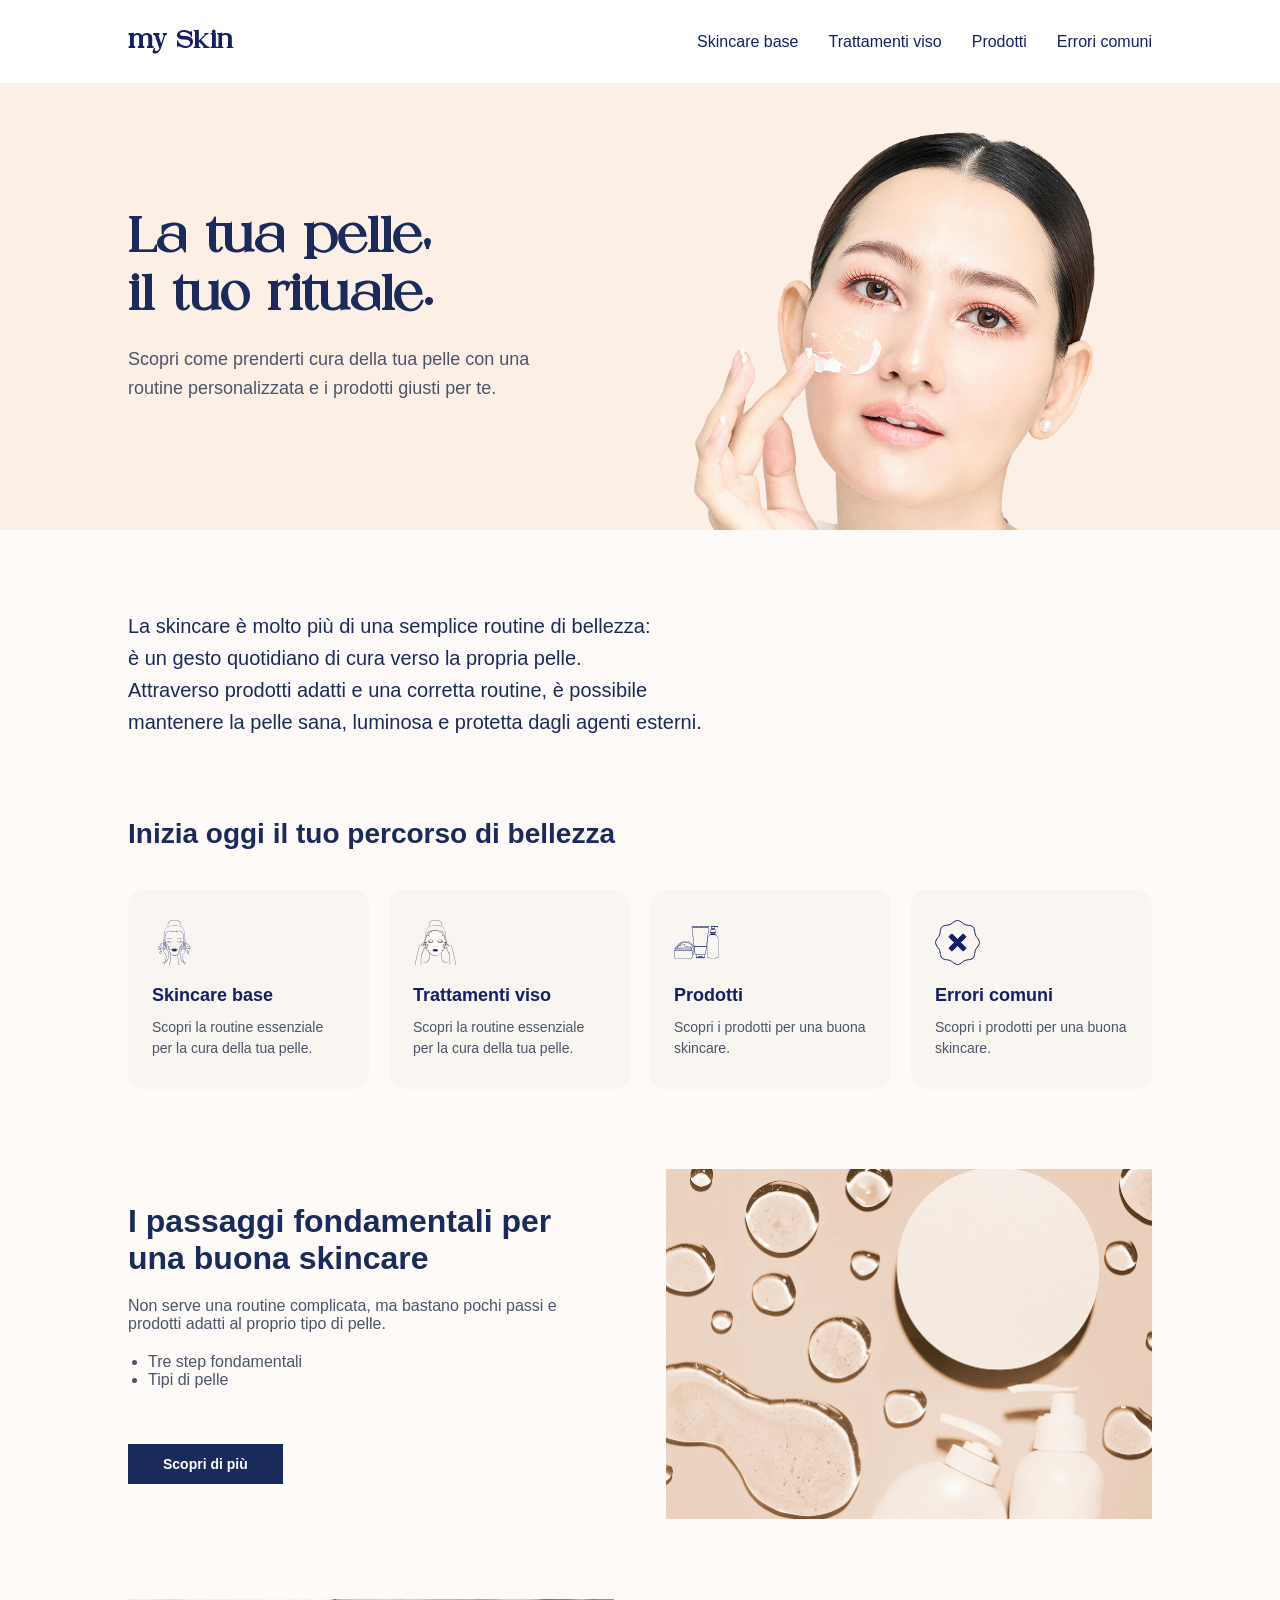
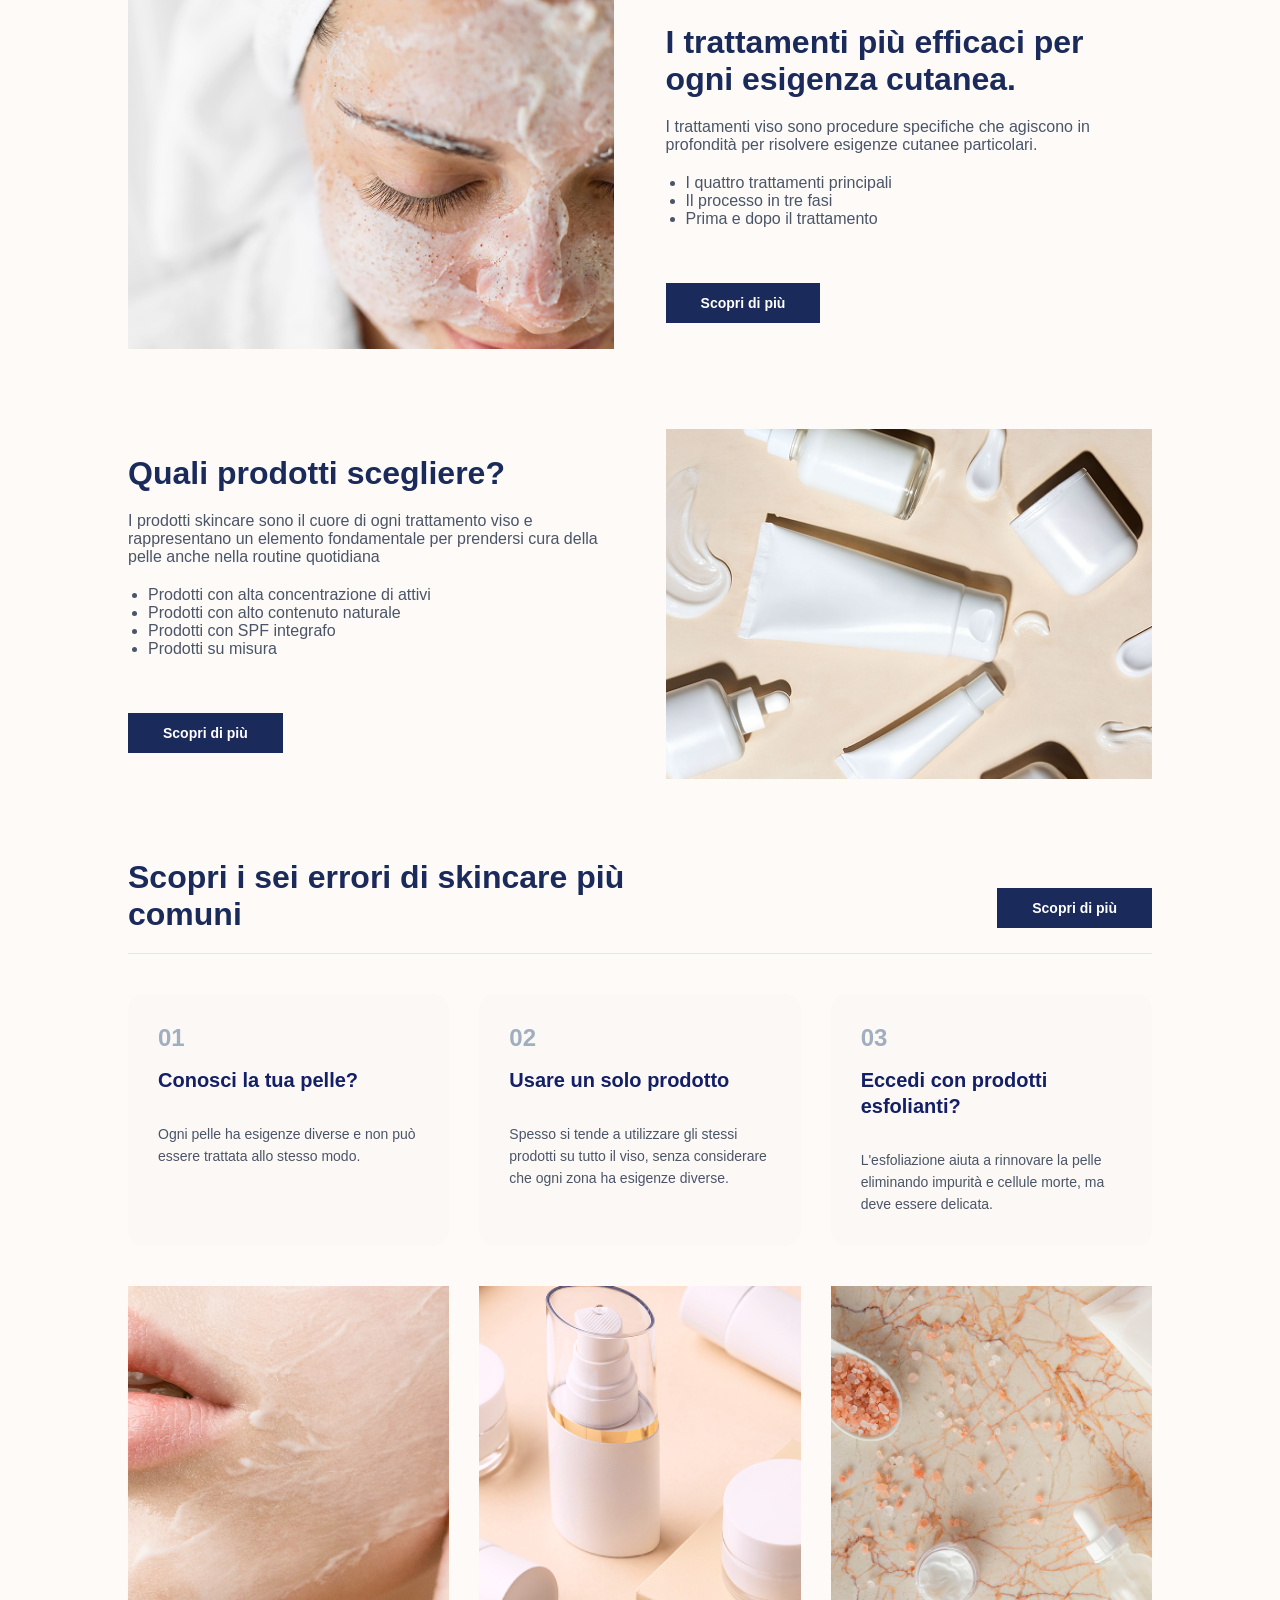
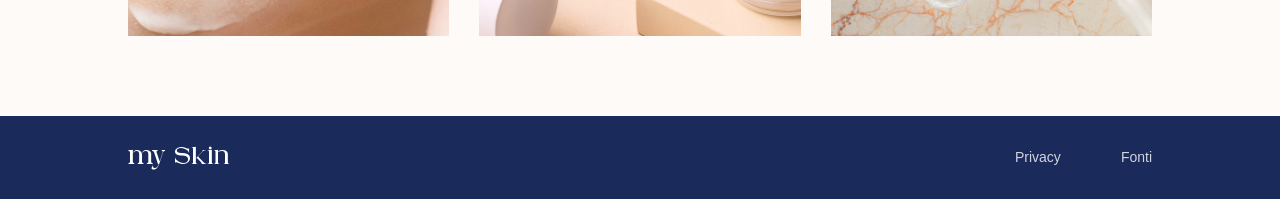
<file: index.html>
<!DOCTYPE html>
<html lang="it">
<head>
    <meta charset="UTF-8">
    <meta name="viewport" content="width=device-width, initial-scale=1.0">
    <title>my Skin</title>
    <link rel="stylesheet" href="style.css">
    <link rel="preload" href="chettavissto.woff2" as="font" type="woff2" crossorigin>

</head>
<body>
    <nav>
        <div class="nomesito"> 
            <a href="index.html">my Skin</a> 
        </div> 
        <div class="nav-links">
            <a href="skincarebase.html">Skincare base</a>
            <a href="trattamentiviso.html">Trattamenti viso</a>
            <a href="prodotti.html">Prodotti</a>
            <a href="erroricomuni.html">Errori comuni</a>
        </div> 
    </nav>
    
    <main>
        <!-- 1. HERO SECTION -->
        <section class="hero">
            <div class="hero-text">
                <h1>La tua pelle,<br>il tuo rituale.</h1>
                <h4>Scopri come prenderti cura della tua pelle con una routine personalizzata e i prodotti giusti per te.</h4>
            </div>
            <img src="pexels-monirathnak-30797181 2.png" class="img" alt="Rituale skincare">
        </section>

        <!-- 2. INTRO SECTION -->
        <section class="intro">
            <p>La skincare è molto più di una semplice routine di bellezza: 
            <br>è un gesto quotidiano di cura verso la propria pelle. 
            <br>Attraverso prodotti adatti e una corretta routine, è possibile 
            <br>mantenere la pelle sana, luminosa e protetta dagli agenti esterni.</p>
        </section>


<section class="cardhome">
    <h2>Inizia oggi il tuo percorso di bellezza</h2>
    
    <div class="card-container">
        <a href="skincarebase.html" class="card1">
            <div class="card-icon">
                <img src="1.svg" alt="Icona Skincare Base">
            </div> 
            <div class="card-text">
                <h3>Skincare base</h3>
                <p>Scopri la routine essenziale per la cura della tua pelle.</p>
            </div>
        </a>

        <a href="trattamentiviso.html" class="card1">
            <div class="card-icon">
                <img src="2.svg" alt="Icona Trattamenti Viso">
            </div>
            <div class="card-text">
                <h3>Trattamenti viso</h3>
                <p>Scopri la routine essenziale per la cura della tua pelle.</p>
            </div>
        </a>

        <a href="prodotti.html" class="card1">
            <div class="card-icon">
                <img src="3.svg" alt="Icona Prodotti">
            </div>
            <div class="card-text">
                <h3>Prodotti</h3>
                <p>Scopri i prodotti per una buona skincare.</p>
            </div>
        </a>

        <a href="erroricomuni.html" class="card1">
            <div class="card-icon">
                <img src="4.svg" alt="Icona Errori Comuni">
            </div>
            <div class="card-text">
                <h3>Errori comuni</h3>
                <p>Scopri i prodotti per una buona skincare.</p>
            </div>
        </a>
    </div>
</section>

        <!-- 4. SEZIONE HOME 1 (Passaggi fondamentali) -->
        <section class="home home-top">
            <div class="toplist">
                <h2>I passaggi fondamentali per una buona skincare</h2>
                <p>Non serve una routine complicata, ma bastano pochi passi e prodotti adatti al proprio tipo di pelle.</p>
                <ul class="itinerary-list">
                    <li>Tre step fondamentali</li>
                    <li>Tipi di pelle</li>
                </ul>
                <a href="skincarebase.html"><button class="button">Scopri di più</button></a>
            </div>
            <img src="img1.png" class="img" alt="Dettaglio prodotti skincare">
        </section>

        <!-- 5. SEZIONE HOME 2 (Trattamenti) -->
        <section class="home">
            <img src="img2.png" class="img" alt="Trattamento viso crema">
            
            <div class="toplist">
                <h2>I trattamenti più efficaci per ogni esigenza cutanea.</h2>
                <p>I trattamenti viso sono procedure specifiche che agiscono in profondità per risolvere esigenze cutanee particolari.</p>
                <ul class="itinerary-list">
                    <li>I quattro trattamenti principali</li>
                    <li>Il processo in tre fasi</li>
                    <li>Prima e dopo il trattamento</li>
                </ul>
                <a href="trattamentiviso.html"><button class="button">Scopri di più</button></a>
            </div>
        </section>

        <!-- 6. SEZIONE HOME 3 (Prodotti) -->
        <section class="home">
            <div class="toplist">
                <h2>Quali prodotti scegliere?</h2>
                <p>I prodotti skincare sono il cuore di ogni trattamento viso e rappresentano un elemento fondamentale per prendersi cura della pelle anche nella routine quotidiana</p>
                <ul class="itinerary-list">
                    <li>Prodotti con alta concentrazione di attivi</li>
                    <li>Prodotti con alto contenuto naturale</li>
                    <li>Prodotti con SPF integrafo</li>
                    <li>Prodotti su misura</li>
                </ul>
                <a href="prodotti.html"><button class="button">Scopri di più</button></a>
            </div>
            <img src="img3.png" class="img" alt="Flaconi e sieri skincare">
        </section>

        <!-- 7. SEZIONE STORIAHOME -->
        <section class="storiahome">
            <div class="header-storia">
                <h2>Scopri i sei errori di skincare più comuni</h2>
                <a href="erroricomuni.html"><button class="button">Scopri di più</button></a>
            </div>

            <div class="card-container-numerati">
                <div class="card-storia">
                    <span class="numero">01</span>
                    <h3>Conosci la tua pelle?</h3>
                    <p>Ogni pelle ha esigenze diverse e non può essere trattata allo stesso modo.</p>
                </div>
                <div class="card-storia">
                    <span class="numero">02</span>
                    <h3>Usare un solo prodotto</h3>
                    <p>Spesso si tende a utilizzare gli stessi prodotti su tutto il viso, senza considerare che ogni zona ha esigenze diverse.</p>
                </div>
                <div class="card-storia">
                    <span class="numero">03</span>
                    <h3>Eccedi con prodotti esfolianti?</h3>
                    <p>L'esfoliazione aiuta a rinnovare la pelle eliminando impurità e cellule morte, ma deve essere delicata.</p>
                </div>
            </div>

            <div class="card-container-numerati">
                <img src="5.png" class="imgfinale" alt="Applicazione crema">
                <img src="6.png" class="imgfinale" alt="Flacone siero">
                <img src="7.png" class="imgfinale" alt="Sali e cucchiaio">
            </div>
        </section>

        <footer>
            <div class="logo">
                <a href="index.html">my Skin</a>
            </div>
            <div class="nav-links">
                <a href="#">Privacy</a>
                <a href="#">Fonti</a>
            </div>
        </footer>
    </main>
</body>
</html>
</file>
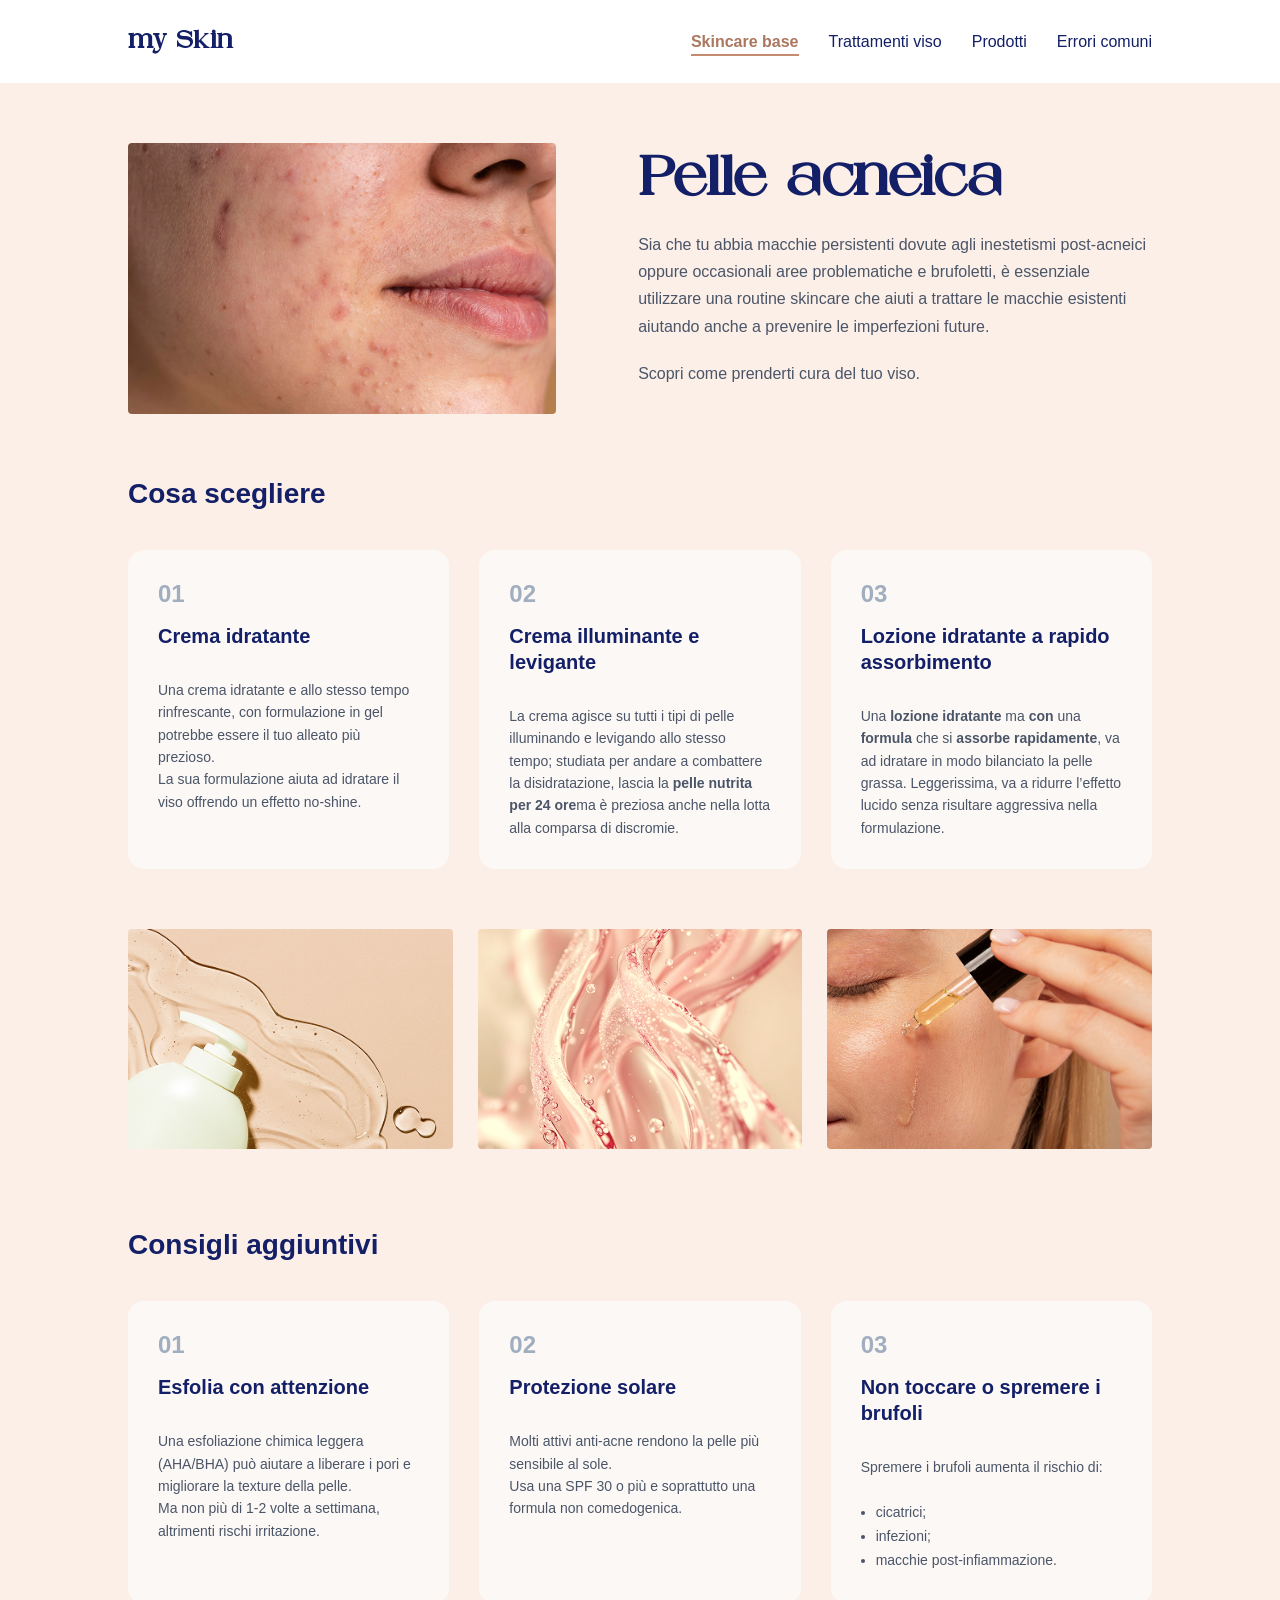
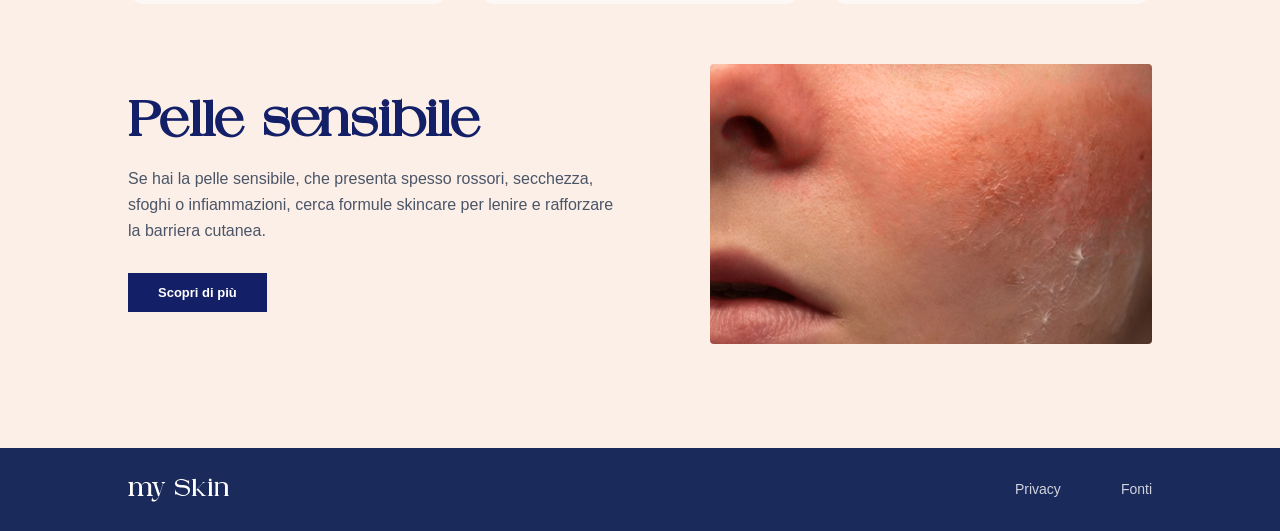
<file: pelleacneica.html>
<!DOCTYPE html>
<html lang="it">
<head>
    <meta charset="UTF-8">
    <meta name="viewport" content="width=device-width, initial-scale=1.0">
    <title>Pelle Mista - my Skin</title>
    <link rel="stylesheet" href="style.css">
</head>
<body class="detail-page">

    <nav>
        <div class="nomesito"> 
            <a href="index.html">my Skin</a> 
        </div> 
        <ul class="nav-links">
            <li class="dropdown">
                <a href="skincarebase.html" class="active">Skincare base</a>
                <ul class="dropdown-menu">
                    <li><a href="pellenormale.html">Skincare routine pelle normale</a></li>
                    <li><a href="pellemista.html">Skincare routine pelle mista</a></li>
                    <li><a href="pellegrassa.html">Skincare routine pelle grassa</a></li>
                    <li><a href="pellesecca.html">Skincare routine pelle secca</a></li>
                    <li><a href="pellesensibile.html">Skincare routine pelle sensibile</a></li>
                    <li><a href="pelleacneica.html">Skincare routine pelle acneica</a></li>
                </ul>
            </li>
            <li><a href="trattamentiviso.html">Trattamenti viso</a></li>
            <li><a href="prodotti.html">Prodotti</a></li>
            <li><a href="erroricomuni.html">Errori comuni</a></li>
        </ul> 
    </nav>
    
    <main>
        <section class="detail-hero">
            <div class="detail-hero-img">
                <img src="pelleacneica.png" alt="Dettaglio pelle acneica">
            </div>
            <div class="detail-hero-text">
                <h1>Pelle acneica</h1>
                <p> Sia che tu abbia macchie persistenti dovute agli inestetismi post-acneici oppure occasionali aree problematiche e brufoletti, è essenziale utilizzare una routine skincare che aiuti a trattare le macchie esistenti aiutando anche a prevenire le imperfezioni future.</p>
                <p>Scopri come prenderti cura del tuo viso.</p>
            </div>
        </section>

        <section class="scelte-sezione">
            <h2>Cosa scegliere</h2>
            
            <div class="card-container-numerati">
                <div class="card-storia">
                    <span class="numero">01</span>
                    <h3>Crema idratante</h3>
                    <p>Una crema idratante e allo stesso tempo rinfrescante,
                      con formulazione in gel potrebbe essere il tuo alleato più prezioso. 
                      <br>La sua formulazione aiuta ad idratare il viso offrendo un effetto no-shine.</p>
                </div>
                
                <div class="card-storia">
                    <span class="numero">02</span>
                    <h3>Crema illuminante e levigante</h3>
                    <p>La crema agisce su tutti i tipi di pelle illuminando e levigando allo stesso tempo; 
                       studiata per andare a combattere la disidratazione, lascia la <strong>pelle nutrita per 24 ore</strong>ma è preziosa anche nella lotta alla comparsa di discromie.</p>

                </div>
                
                <div class="card-storia">
                    <span class="numero">03</span>
                    <h3>Lozione idratante a rapido assorbimento</h3>
                    <p>Una <strong>lozione idratante</strong> ma <strong>con</strong> una <strong>formula</strong> che si <strong>assorbe rapidamente</strong>, 
                      va ad idratare in modo bilanciato la pelle grassa. Leggerissima, va a ridurre l’effetto lucido senza risultare aggressiva nella formulazione.</p>
                    
                </div>
            </div>
        </section>

        <section class="texture-gallery">
            <div class="gallery-grid">
                <img src="dettaglio5.jpg" alt="Texture idratante delicata">
                <img src="dettaglio6.jpg" alt="Flacone tonico calendula">
                <img src="dettaglio7.jpg" alt="Dettaglio texture crema cica">
            </div>
        </section>

        <section class="consigli-sezione">
            <h2>Consigli aggiuntivi</h2>
            
            <div class="card-container-numerati">
                <div class="card-storia">
                    <span class="numero">01</span>
                    <h3>Esfolia con attenzione</h3>
                    <p>Una esfoliazione chimica leggera (AHA/BHA) può aiutare a liberare i pori e migliorare la texture della pelle. 
                    <br>Ma non più di 1-2 volte a settimana, altrimenti rischi irritazione.</p>
                </div>
                <div class="card-storia">
                    <span class="numero">02</span>
                    <h3>Protezione solare</h3>
                    <p>Molti attivi anti-acne rendono la pelle più sensibile al sole.
                    <br>Usa una SPF 30 o più e soprattutto una formula non comedogenica.</p>
                </div>
                <div class="card-storia">
                    <span class="numero">03</span>
                    <h3>Non toccare o spremere i brufoli</h3>
                    <p>Spremere i brufoli aumenta il rischio di:</p>
                    <ul class="detail-list-acneica">
                        <li>cicatrici;</li>
                        <li>infezioni;</li>
                        <li>macchie post-infiammazione.</li>
                    </ul>
                </div>
            </div>
        </section>

        <section class="next-skin-section">
            <div class="next-skin-box">
                <div class="next-text">
                    <h2>Pelle sensibile</h2>
                    <p>Se hai la pelle sensibile, che presenta spesso rossori, secchezza, <br> 
                    sfoghi o infiammazioni, cerca formule skincare per lenire e rafforzare <br> 
                    la barriera cutanea.</p>
                    <a href="pellesensibile.html" class="button-dark">Scopri di più</a>
                </div>
                <div class="next-img">
                    <img src="pellesensibile.png" alt="Anteprima pelle sensibile">
                </div>
            </div>
        </section>

    </main>

    <footer>
        <div class="logo">
            <a href="index.html">my Skin</a>
        </div>
        <div class="nav-links">
            <a href="#">Privacy</a>
            <a href="#">Fonti</a>
        </div>
    </footer>
</body>
</html>
</file>
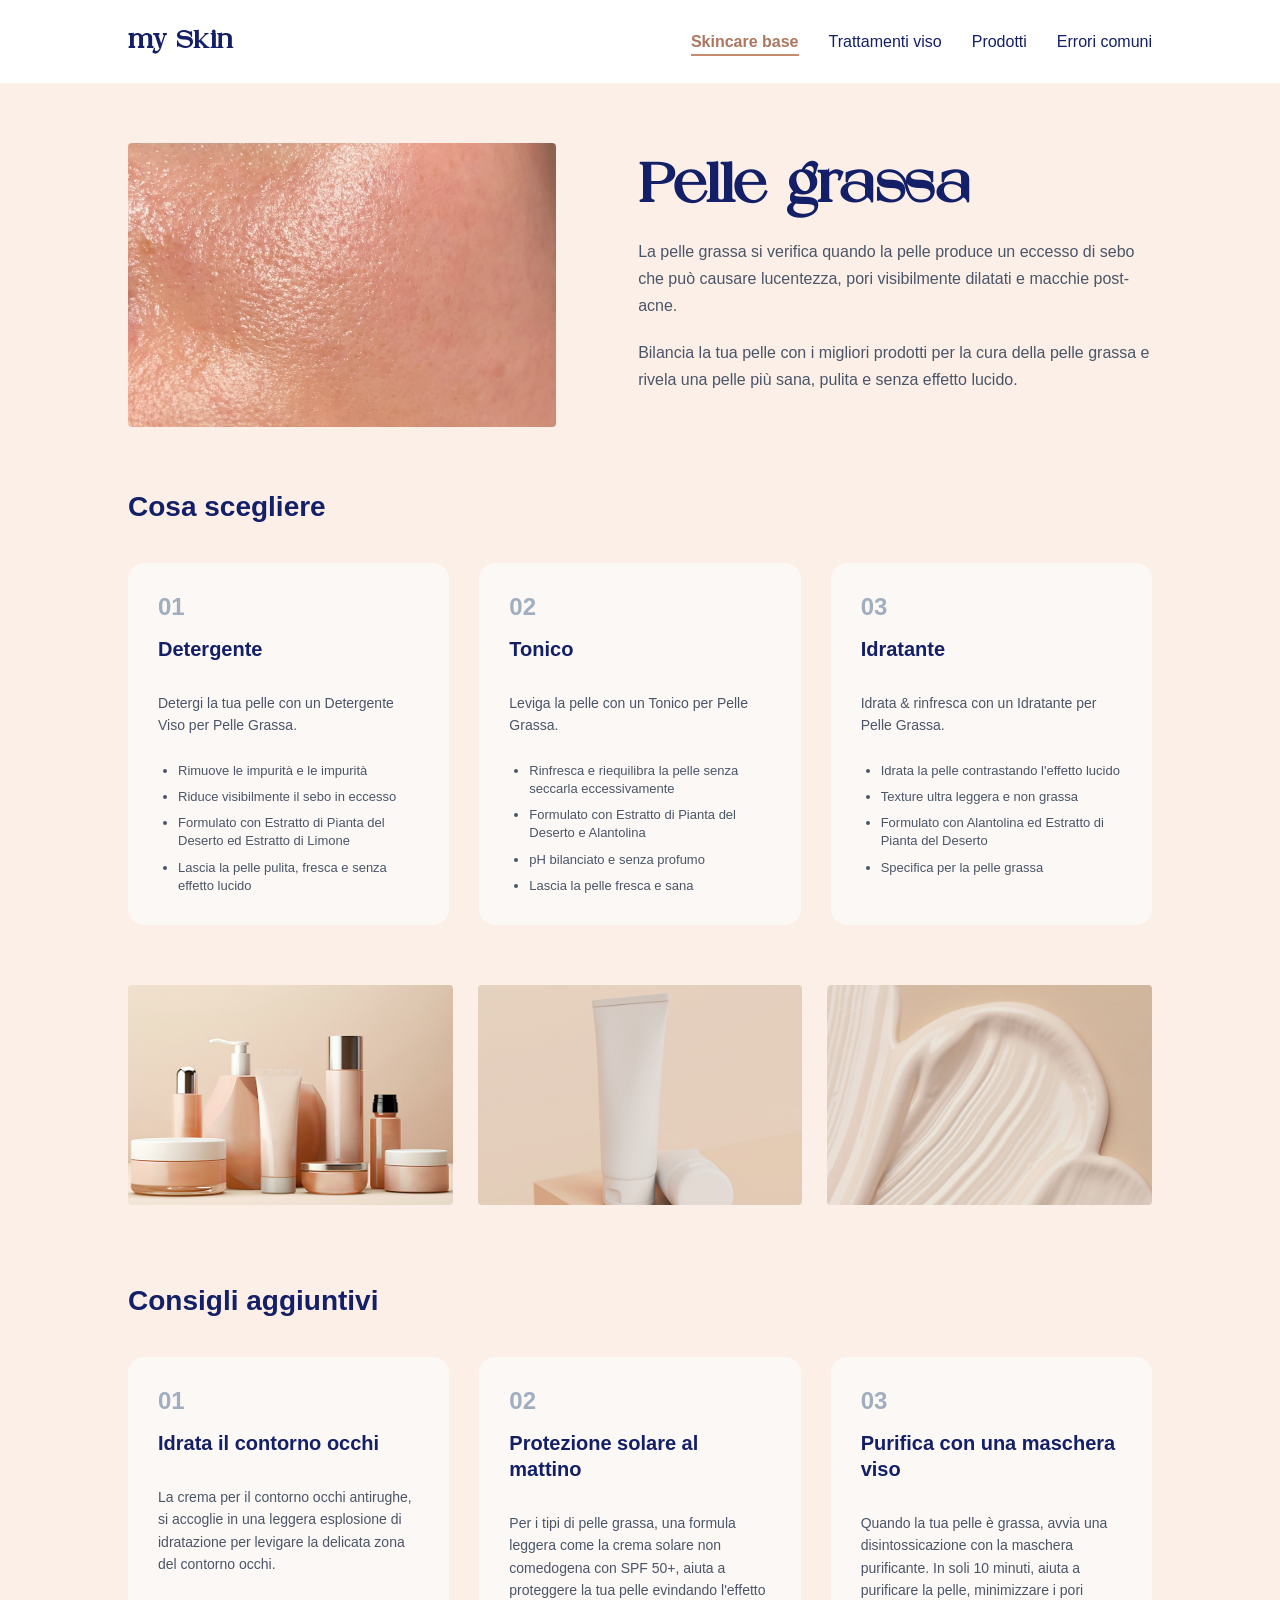
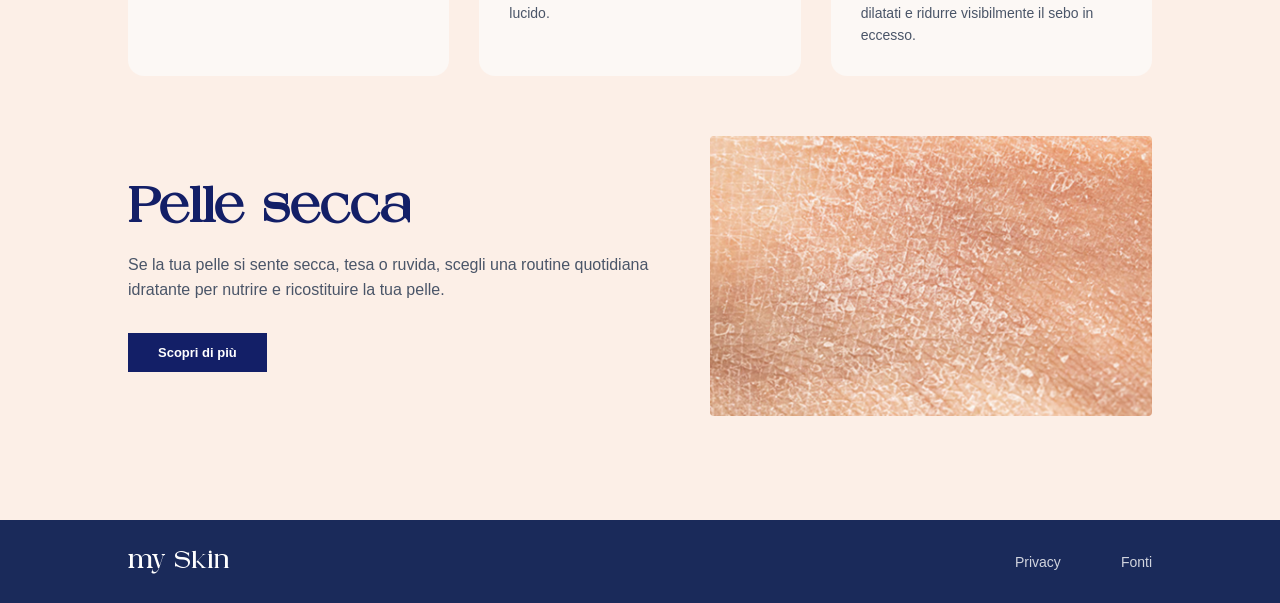
<file: pellegrassa.html>
<!DOCTYPE html>
<html lang="it">
<head>
    <meta charset="UTF-8">
    <meta name="viewport" content="width=device-width, initial-scale=1.0">
    <title>Pelle Grassa - my Skin</title>
    <link rel="stylesheet" href="style.css">
</head>
<body class="detail-page">

     <nav>
        <div class="nomesito"> 
            <a href="index.html">my Skin</a> 
        </div> 
        <ul class="nav-links">
            <li class="dropdown">
                <a href="skincarebase.html" class="active">Skincare base</a>
                <ul class="dropdown-menu">
                    <li><a href="pellenormale.html">Skincare routine pelle normale</a></li>
                    <li><a href="pellemista.html">Skincare routine pelle mista</a></li>
                    <li><a href="pellegrassa.html">Skincare routine pelle grassa</a></li>
                    <li><a href="pellesecca.html">Skincare routine pelle secca</a></li>
                    <li><a href="pellesensibile.html">Skincare routine pelle sensibile</a></li>
                    <li><a href="pelleacneica.html">Skincare routine pelle acneica</a></li>
                </ul>
            </li>
            <li><a href="trattamentiviso.html">Trattamenti viso</a></li>
            <li><a href="prodotti.html">Prodotti</a></li>
            <li><a href="erroricomuni.html">Errori comuni</a></li>
        </ul> 
    </nav>
    
    <main>
        <section class="detail-hero">
            <div class="detail-hero-img">
                <img src="pellegrassa.webp" alt="Dettaglio pelle grassa">
            </div>
            <div class="detail-hero-text">
                <h1>Pelle grassa</h1>
                <p>La pelle grassa si verifica quando la pelle produce un eccesso di sebo che può causare lucentezza, pori visibilmente dilatati e macchie post-acne.</p>
                <p>Bilancia la tua pelle con i migliori prodotti per la cura della pelle grassa e rivela una pelle più sana, pulita e senza effetto lucido.</p>
            </div>
        </section>

        <section class="scelte-sezione">
            <h2>Cosa scegliere</h2>
            
            <div class="card-container-numerati">
                <div class="card-storia">
                    <span class="numero">01</span>
                    <h3>Detergente</h3>
                    <p>Detergi la tua pelle con un Detergente Viso per Pelle Grassa.</p>
                    <ul class="detail-list">
                        <li>Rimuove le impurità e le impurità</li>
                        <li>Riduce visibilmente il sebo in eccesso</li>
                        <li>Formulato con Estratto di Pianta del Deserto ed Estratto di Limone</li>
                        <li>Lascia la pelle pulita, fresca e senza effetto lucido</li>
                    </ul>
                </div>
                
                <div class="card-storia">
                    <span class="numero">02</span>
                    <h3>Tonico</h3>
                    <p>Leviga la pelle con un Tonico per Pelle Grassa.</p>
                    <ul class="detail-list">
                        <li>Rinfresca e riequilibra la pelle senza seccarla eccessivamente</li>
                        <li>Formulato con Estratto di Pianta del Deserto e Alantolina</li>
                        <li>pH bilanciato e senza profumo</li>
                        <li>Lascia la pelle fresca e sana</li>
                    </ul>
                </div>
                
                <div class="card-storia">
                    <span class="numero">03</span>
                    <h3>Idratante</h3>
                    <p>Idrata & rinfresca con un Idratante per Pelle Grassa.</p>
                    <ul class="detail-list">
                        <li>Idrata la pelle contrastando l'effetto lucido</li>
                        <li>Texture ultra leggera e non grassa</li>
                        <li>Formulato con Alantolina ed Estratto di Pianta del Deserto</li>
                        <li>Specifica per la pelle grassa</li>
                    </ul>
                </div>
            </div>
        </section>

        <section class="texture-gallery">
            <div class="gallery-grid">
                <img src="dettaglio1.jpg"
                alt="Boccette e prodotti skincare">
                <img src="dettaglio2.jpg" alt="Tubo crema idratante">
                <img src="dettaglio3.jpg" alt="Texture crema viso">
            </div>
        </section>

        <section class="consigli-sezione">
            <h2>Consigli aggiuntivi</h2>
            
            <div class="card-container-numerati">
                <div class="card-storia">
                    <span class="numero">01</span>
                    <h3>Idrata il contorno occhi</h3>
                    <p>La crema per il contorno occhi antirughe, si accoglie in una leggera esplosione di idratazione per levigare la delicata zona del contorno occhi.</p>
                </div>
                <div class="card-storia">
                    <span class="numero">02</span>
                    <h3>Protezione solare al mattino</h3>
                    <p>Per i tipi di pelle grassa, una formula leggera come la crema solare non comedogena con SPF 50+, aiuta a proteggere la tua pelle evindando l'effetto lucido.</p>
                </div>
                <div class="card-storia">
                    <span class="numero">03</span>
                    <h3>Purifica con una maschera viso</h3>
                    <p>Quando la tua pelle è grassa, avvia una disintossicazione con la maschera purificante. In soli 10 minuti, aiuta a purificare la pelle, minimizzare i pori dilatati e ridurre visibilmente il sebo in eccesso.</p>
                </div>
            </div>
        </section>

        <section class="next-skin-section">
            <div class="next-skin-box">
                <div class="next-text">
                    <h2>Pelle secca</h2>
                    <p>Se la tua pelle si sente secca, tesa o ruvida, scegli una routine quotidiana idratante per nutrire e ricostituire la tua pelle.</p>
                    <a href="pellesecca.html" class="button-dark">Scopri di più</a>
                </div>
                <div class="next-img">
                    <img src="dettaglio4.jpg" alt="Close-up pelle secca">
                </div>
            </div>
        </section>

    </main>

    <footer>
        <div class="logo">
            <a href="index.html">my Skin</a>
        </div>
        <div class="nav-links">
            <a href="#">Privacy</a>
            <a href="#">Fonti</a>
        </div>
    </footer>
</body>
</html>
</file>
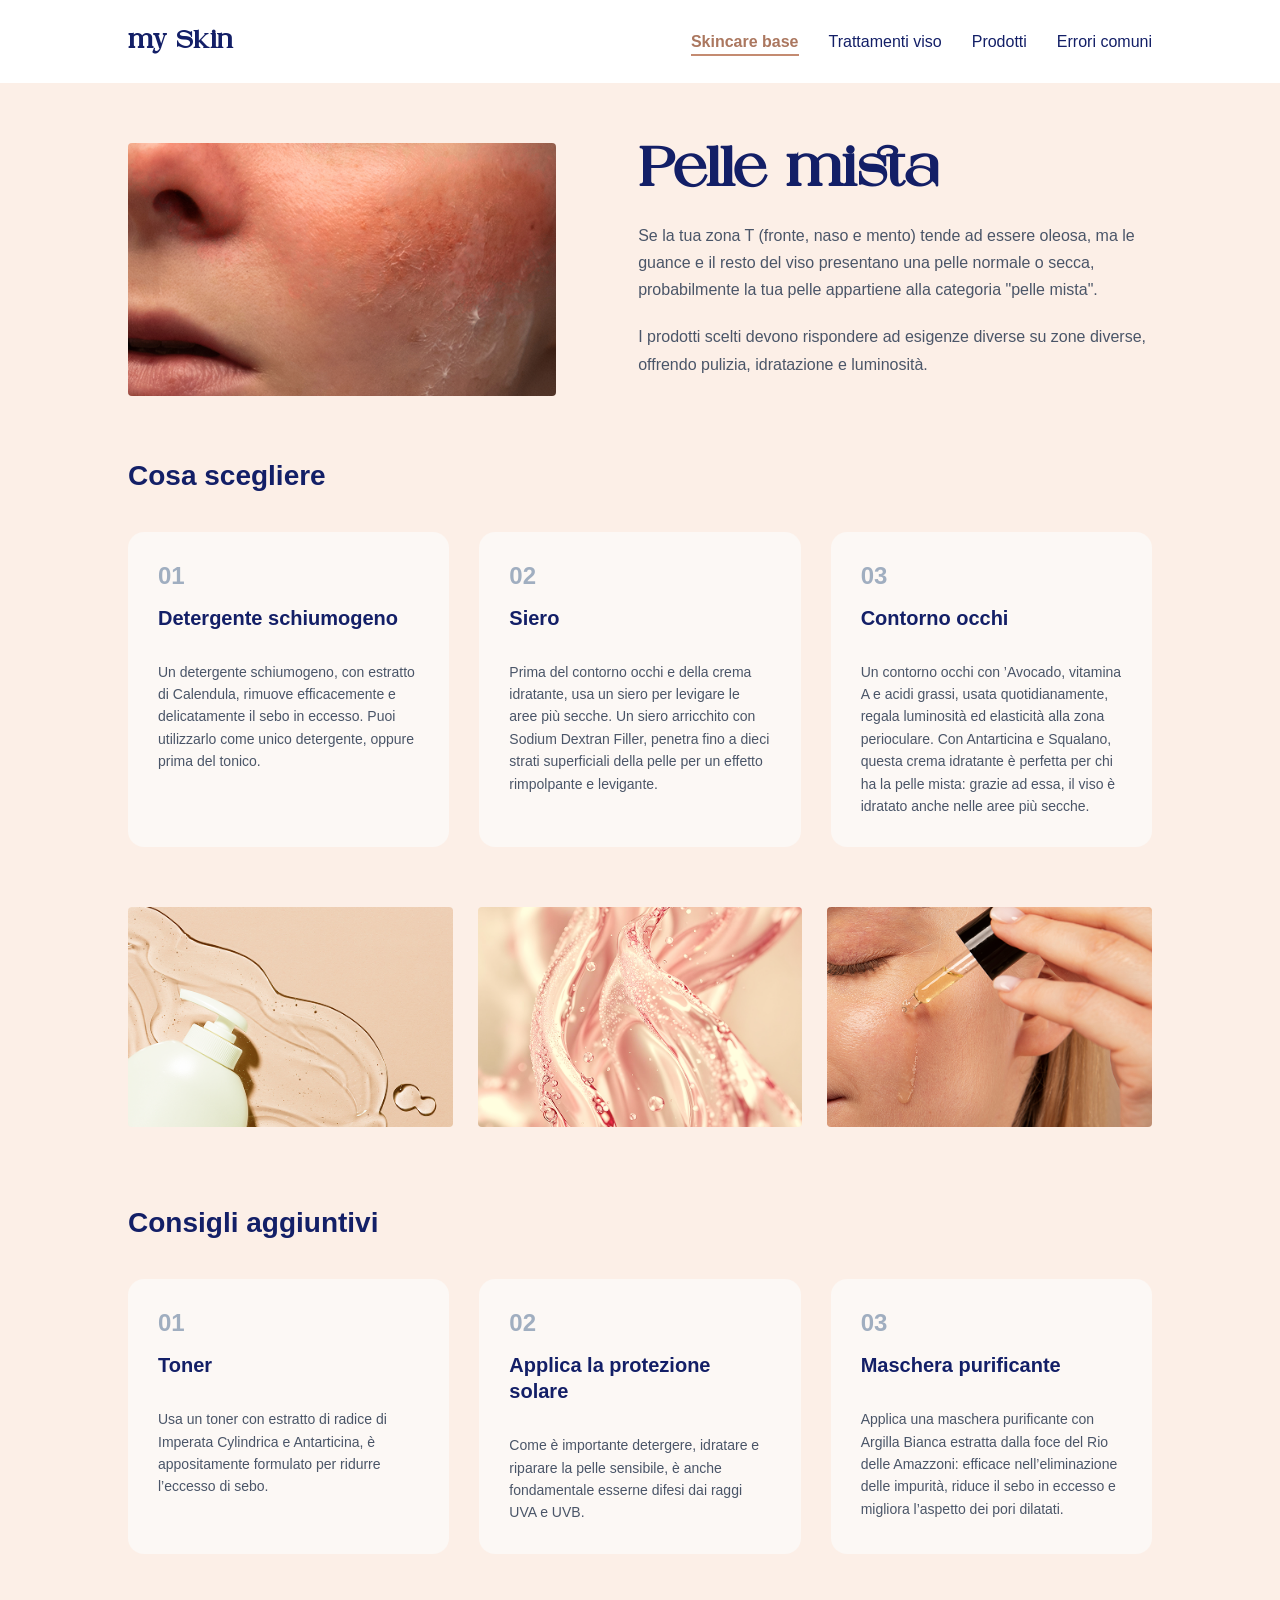
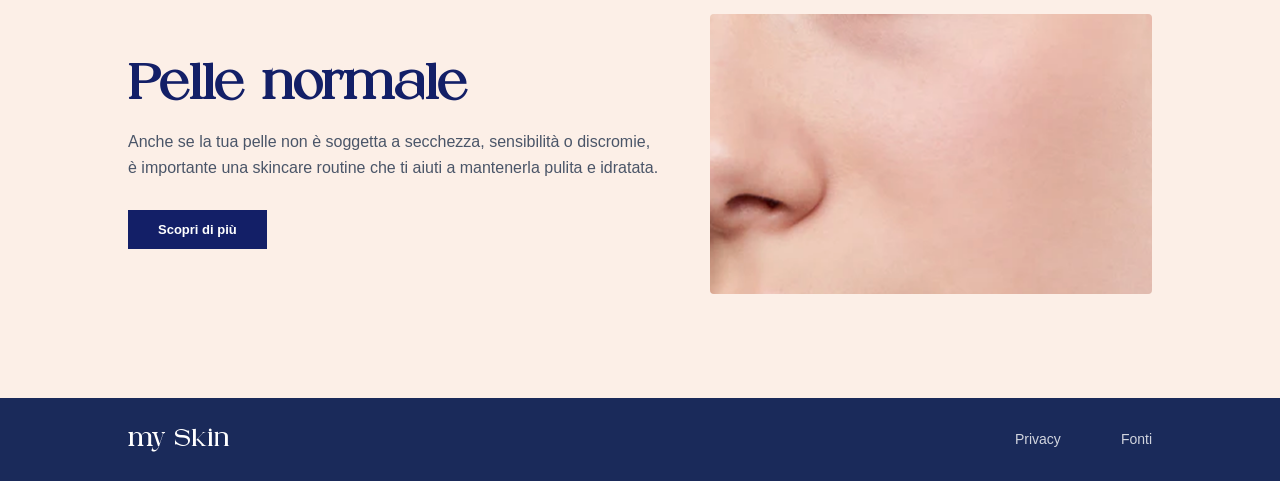
<file: pellemista.html>
<!DOCTYPE html>
<html lang="it">
<head>
    <meta charset="UTF-8">
    <meta name="viewport" content="width=device-width, initial-scale=1.0">
    <title>Pelle Mista - my Skin</title>
    <link rel="stylesheet" href="style.css">
</head>
<body class="detail-page">

     <nav>
        <div class="nomesito"> 
            <a href="index.html">my Skin</a> 
        </div> 
        <ul class="nav-links">
            <li class="dropdown">
                <a href="skincarebase.html" class="active">Skincare base</a>
                <ul class="dropdown-menu">
                    <li><a href="pellenormale.html">Skincare routine pelle normale</a></li>
                    <li><a href="pellemista.html">Skincare routine pelle mista</a></li>
                    <li><a href="pellegrassa.html">Skincare routine pelle grassa</a></li>
                    <li><a href="pellesecca.html">Skincare routine pelle secca</a></li>
                    <li><a href="pellesensibile.html">Skincare routine pelle sensibile</a></li>
                    <li><a href="pelleacneica.html">Skincare routine pelle acneica</a></li>
                </ul>
            </li>
            <li><a href="trattamentiviso.html">Trattamenti viso</a></li>
            <li><a href="prodotti.html">Prodotti</a></li>
            <li><a href="erroricomuni.html">Errori comuni</a></li>
        </ul> 
    </nav>
    
    <main>
        <section class="detail-hero">
            <div class="detail-hero-img">
                <img src="pellesensibile.png" alt="Dettaglio pelle sensibile">
            </div>
            <div class="detail-hero-text">
                <h1>Pelle mista</h1>
                <p> Se la tua zona T (fronte, naso e mento) tende ad essere oleosa, ma le guance e il resto del viso presentano una pelle normale o secca, probabilmente la tua pelle appartiene alla categoria "pelle mista".</p>
                <p>I prodotti scelti devono rispondere ad esigenze diverse su zone diverse, offrendo pulizia, idratazione e luminosità.</p>
            </div>
        </section>

        <section class="scelte-sezione">
            <h2>Cosa scegliere</h2>
            
            <div class="card-container-numerati">
                <div class="card-storia">
                    <span class="numero">01</span>
                    <h3>Detergente schiumogeno</h3>
                    <p>Un detergente schiumogeno, con estratto di Calendula, rimuove efficacemente e delicatamente il sebo in eccesso.
                       Puoi utilizzarlo come unico detergente, oppure prima del tonico.
                    </p>

                </div>
                
                <div class="card-storia">
                    <span class="numero">02</span>
                    <h3>Siero</h3>
                    <p>Prima del contorno occhi e della crema idratante, usa un siero per levigare le aree più secche.
                    Un siero arricchito con Sodium Dextran Filler, penetra fino a dieci strati superficiali della pelle per un effetto rimpolpante e levigante.</p>

                </div>
                
                <div class="card-storia">
                    <span class="numero">03</span>
                    <h3>Contorno occhi</h3>
                    <p>Un contorno occhi con ’Avocado, vitamina A e acidi grassi, usata quotidianamente, regala luminosità ed elasticità alla zona perioculare. 
                    Con Antarticina e Squalano, questa crema idratante è perfetta per chi ha la pelle mista: grazie ad essa, il viso è idratato anche nelle aree più secche.</p>
                    
                </div>
            </div>
        </section>

        <section class="texture-gallery">
            <div class="gallery-grid">
                <img src="dettaglio5.jpg" alt="Texture idratante delicata">
                <img src="dettaglio6.jpg" alt="Flacone tonico calendula">
                <img src="dettaglio7.jpg" alt="Dettaglio texture crema cica">
            </div>
        </section>

        <section class="consigli-sezione">
            <h2>Consigli aggiuntivi</h2>
            
            <div class="card-container-numerati">
                <div class="card-storia">
                    <span class="numero">01</span>
                    <h3>Toner</h3>
                    <p>Usa un toner con estratto di radice di Imperata Cylindrica e Antarticina, è appositamente formulato per ridurre l’eccesso di sebo.</p>
                </div>
                <div class="card-storia">
                    <span class="numero">02</span>
                    <h3>Applica la protezione solare</h3>
                    <p>Come è importante detergere, idratare e riparare la pelle sensibile, è anche fondamentale esserne difesi dai raggi UVA e UVB.</p>
                </div>
                <div class="card-storia">
                    <span class="numero">03</span>
                    <h3>Maschera purificante</h3>
                    <p>Applica una maschera purificante con Argilla Bianca estratta dalla foce del Rio delle Amazzoni: efficace nell’eliminazione delle impurità, riduce il sebo in eccesso e migliora l’aspetto dei pori dilatati.</p>
                </div>
            </div>
        </section>

        <section class="next-skin-section">
            <div class="next-skin-box">
                <div class="next-text">
                    <h2>Pelle normale</h2>
                    <p>Anche se la tua pelle non è soggetta a secchezza, sensibilità o discromie, è importante una skincare routine che ti aiuti a mantenerla pulita e idratata.</p>
                    <a href="pellenormale.html" class="button-dark">Scopri di più</a>
                </div>
                <div class="next-img">
                    <img src="pellenormale.png" alt="Anteprima pelle mista">
                </div>
            </div>
        </section>

    </main>

    <footer>
        <div class="logo">
            <a href="index.html">my Skin</a>
        </div>
        <div class="nav-links">
            <a href="#">Privacy</a>
            <a href="#">Fonti</a>
        </div>
    </footer>
</body>
</html>
</file>
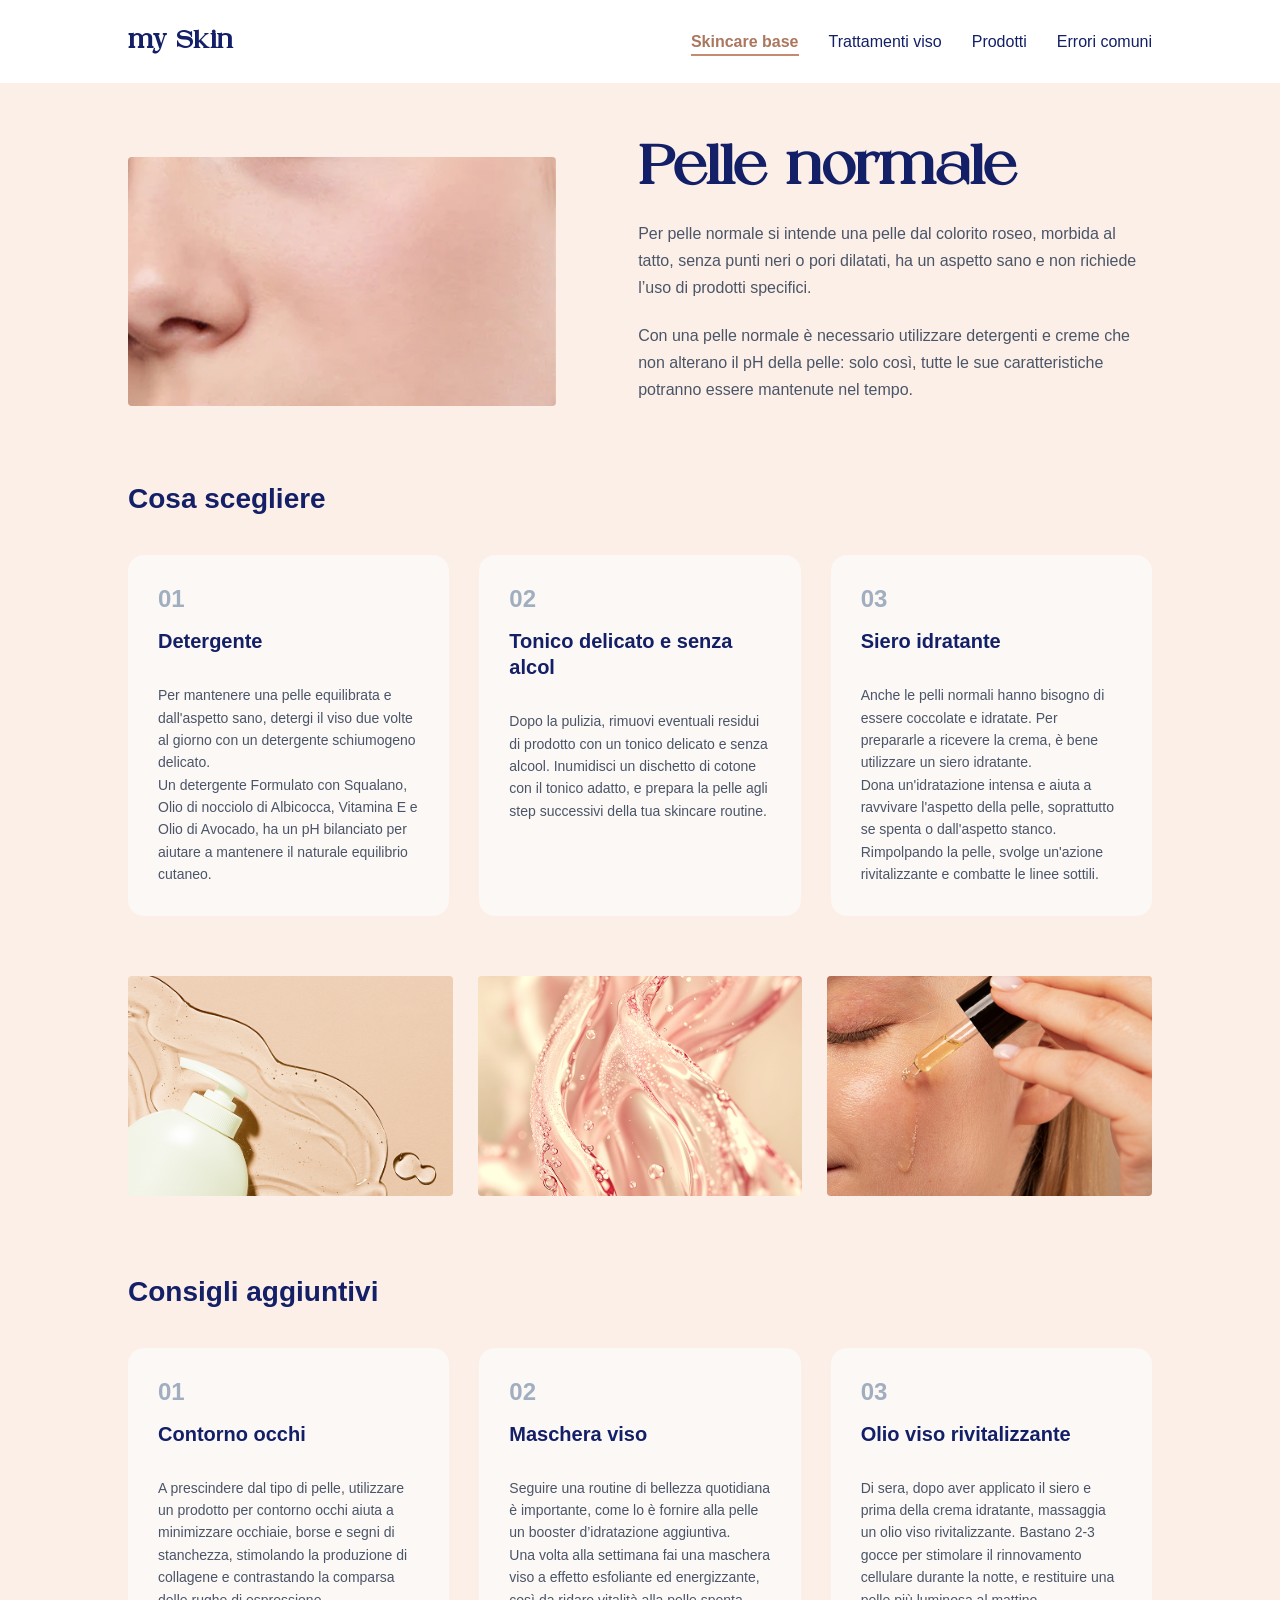
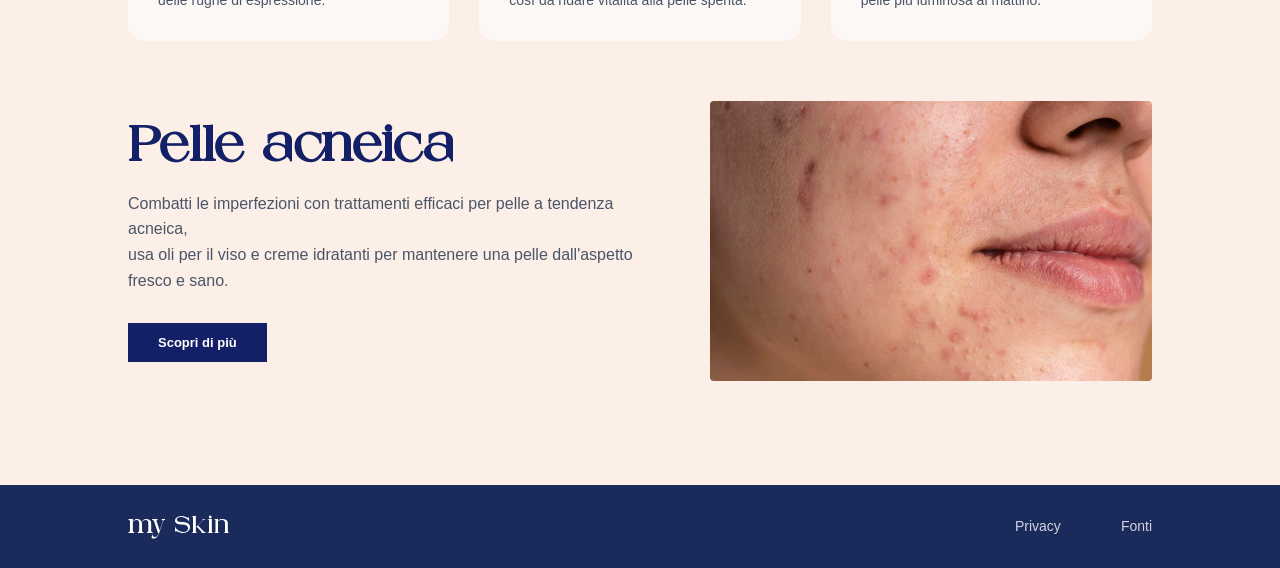
<file: pellenormale.html>
<!DOCTYPE html>
<html lang="it">
<head>
    <meta charset="UTF-8">
    <meta name="viewport" content="width=device-width, initial-scale=1.0">
    <title>Pelle Mista - my Skin</title>
    <link rel="stylesheet" href="style.css">
</head>
<body class="detail-page">

    <nav>
        <div class="nomesito"> 
            <a href="index.html">my Skin</a> 
        </div> 
        <ul class="nav-links">
            <li class="dropdown">
                <a href="skincarebase.html" class="active">Skincare base</a>
                <ul class="dropdown-menu">
                    <li><a href="pellenormale.html">Skincare routine pelle normale</a></li>
                    <li><a href="pellemista.html">Skincare routine pelle mista</a></li>
                    <li><a href="pellegrassa.html">Skincare routine pelle grassa</a></li>
                    <li><a href="pellesecca.html">Skincare routine pelle secca</a></li>
                    <li><a href="pellesensibile.html">Skincare routine pelle sensibile</a></li>
                    <li><a href="pelleacneica.html">Skincare routine pelle acneica</a></li>
                </ul>
            </li>
            <li><a href="trattamentiviso.html">Trattamenti viso</a></li>
            <li><a href="prodotti.html">Prodotti</a></li>
            <li><a href="erroricomuni.html">Errori comuni</a></li>
        </ul> 
    </nav>
    
    <main>
        <section class="detail-hero">
            <div class="detail-hero-img">
                <img src="pellenormale.png" alt="Dettaglio pelle normale">
            </div>
            <div class="detail-hero-text">
                <h1>Pelle normale</h1>
                <p>Per pelle normale si intende una pelle dal colorito roseo, morbida al tatto, senza punti neri o pori dilatati, ha un aspetto sano e non richiede l’uso di prodotti specifici.</p>
                <p>Con una pelle normale è necessario utilizzare detergenti e creme che non alterano il pH della pelle: solo così, tutte le sue caratteristiche potranno essere mantenute nel tempo.</p>
            </div>
        </section>

        <section class="scelte-sezione">
            <h2>Cosa scegliere</h2>
            
            <div class="card-container-numerati">
                <div class="card-storia">
                    <span class="numero">01</span>
                    <h3>Detergente</h3>
                    <p>Per mantenere una pelle equilibrata e dall'aspetto sano, detergi il viso due volte al giorno con un detergente schiumogeno delicato.
                   <br>Un detergente Formulato con Squalano, Olio di nocciolo di Albicocca, Vitamina E e Olio di Avocado, ha un pH bilanciato per aiutare a mantenere il naturale equilibrio cutaneo.</p>
                </div>
                
                <div class="card-storia">
                    <span class="numero">02</span>
                    <h3>Tonico delicato e senza alcol</h3>
                    <p>Dopo la pulizia, rimuovi eventuali residui di prodotto con un tonico delicato e senza alcool. Inumidisci un dischetto di cotone con il tonico adatto, e prepara la pelle agli step successivi della tua skincare routine.</p>

                </div>
                
                <div class="card-storia">
                    <span class="numero">03</span>
                    <h3>Siero idratante</h3>
                    <p>Anche le pelli normali hanno bisogno di essere coccolate e idratate. Per prepararle a ricevere la crema, è bene utilizzare un siero idratante. 
                    <br>Dona un'idratazione intensa e aiuta a ravvivare l'aspetto della pelle, soprattutto se spenta o dall'aspetto stanco. Rimpolpando la pelle, svolge un'azione rivitalizzante e combatte le linee sottili.</p>
                    
                </div>
            </div>
        </section>

        <section class="texture-gallery">
            <div class="gallery-grid">
                <img src="dettaglio5.jpg" alt="Texture idratante delicata">
                <img src="dettaglio6.jpg" alt="Flacone tonico calendula">
                <img src="dettaglio7.jpg" alt="Dettaglio texture crema cica">
            </div>
        </section>

        <section class="consigli-sezione">
            <h2>Consigli aggiuntivi</h2>
            
            <div class="card-container-numerati">
                <div class="card-storia">
                    <span class="numero">01</span>
                    <h3>Contorno occhi</h3>
                    <p>A prescindere dal tipo di pelle, utilizzare un prodotto per contorno occhi aiuta a minimizzare occhiaie, borse e segni di stanchezza, stimolando la produzione di collagene e contrastando la comparsa delle rughe di espressione.</p>
                </div>
                <div class="card-storia">
                    <span class="numero">02</span>
                    <h3>Maschera viso</h3>
                    <p>Seguire una routine di bellezza quotidiana è importante, come lo è fornire alla pelle un booster d’idratazione aggiuntiva. 
                       <br>Una volta alla settimana fai una maschera viso a effetto esfoliante ed energizzante, così da ridare vitalità alla pelle spenta.</p>
                </div>
                <div class="card-storia">
                    <span class="numero">03</span>
                    <h3>Olio viso rivitalizzante</h3>
                    <p>Di sera, dopo aver applicato il siero e prima della crema idratante, massaggia un olio viso rivitalizzante. Bastano 2-3 gocce per stimolare il rinnovamento cellulare durante la notte, e restituire una pelle più luminosa al mattino.</p>
                    
                </div>
            </div>
        </section>

        <section class="next-skin-section">
            <div class="next-skin-box">
                <div class="next-text">
                    <h2>Pelle acneica</h2>
                    <p>Combatti le imperfezioni con trattamenti efficaci per pelle a tendenza acneica,
                    <br>usa oli per il viso e creme idratanti per mantenere una pelle dall'aspetto 
                    <br>fresco e sano.</p>
                    <a href="pelleacneica.html" class="button-dark">Scopri di più</a>
                </div>
                <div class="next-img">
                    <img src="pelleacneica.png" alt="Anteprima pelle acneica">
                </div>
            </div>
        </section>

    </main>

    <footer>
        <div class="logo">
            <a href="index.html">my Skin</a>
        </div>
        <div class="nav-links">
            <a href="#">Privacy</a>
            <a href="#">Fonti</a>
        </div>
    </footer>
</body>
</html>
</file>
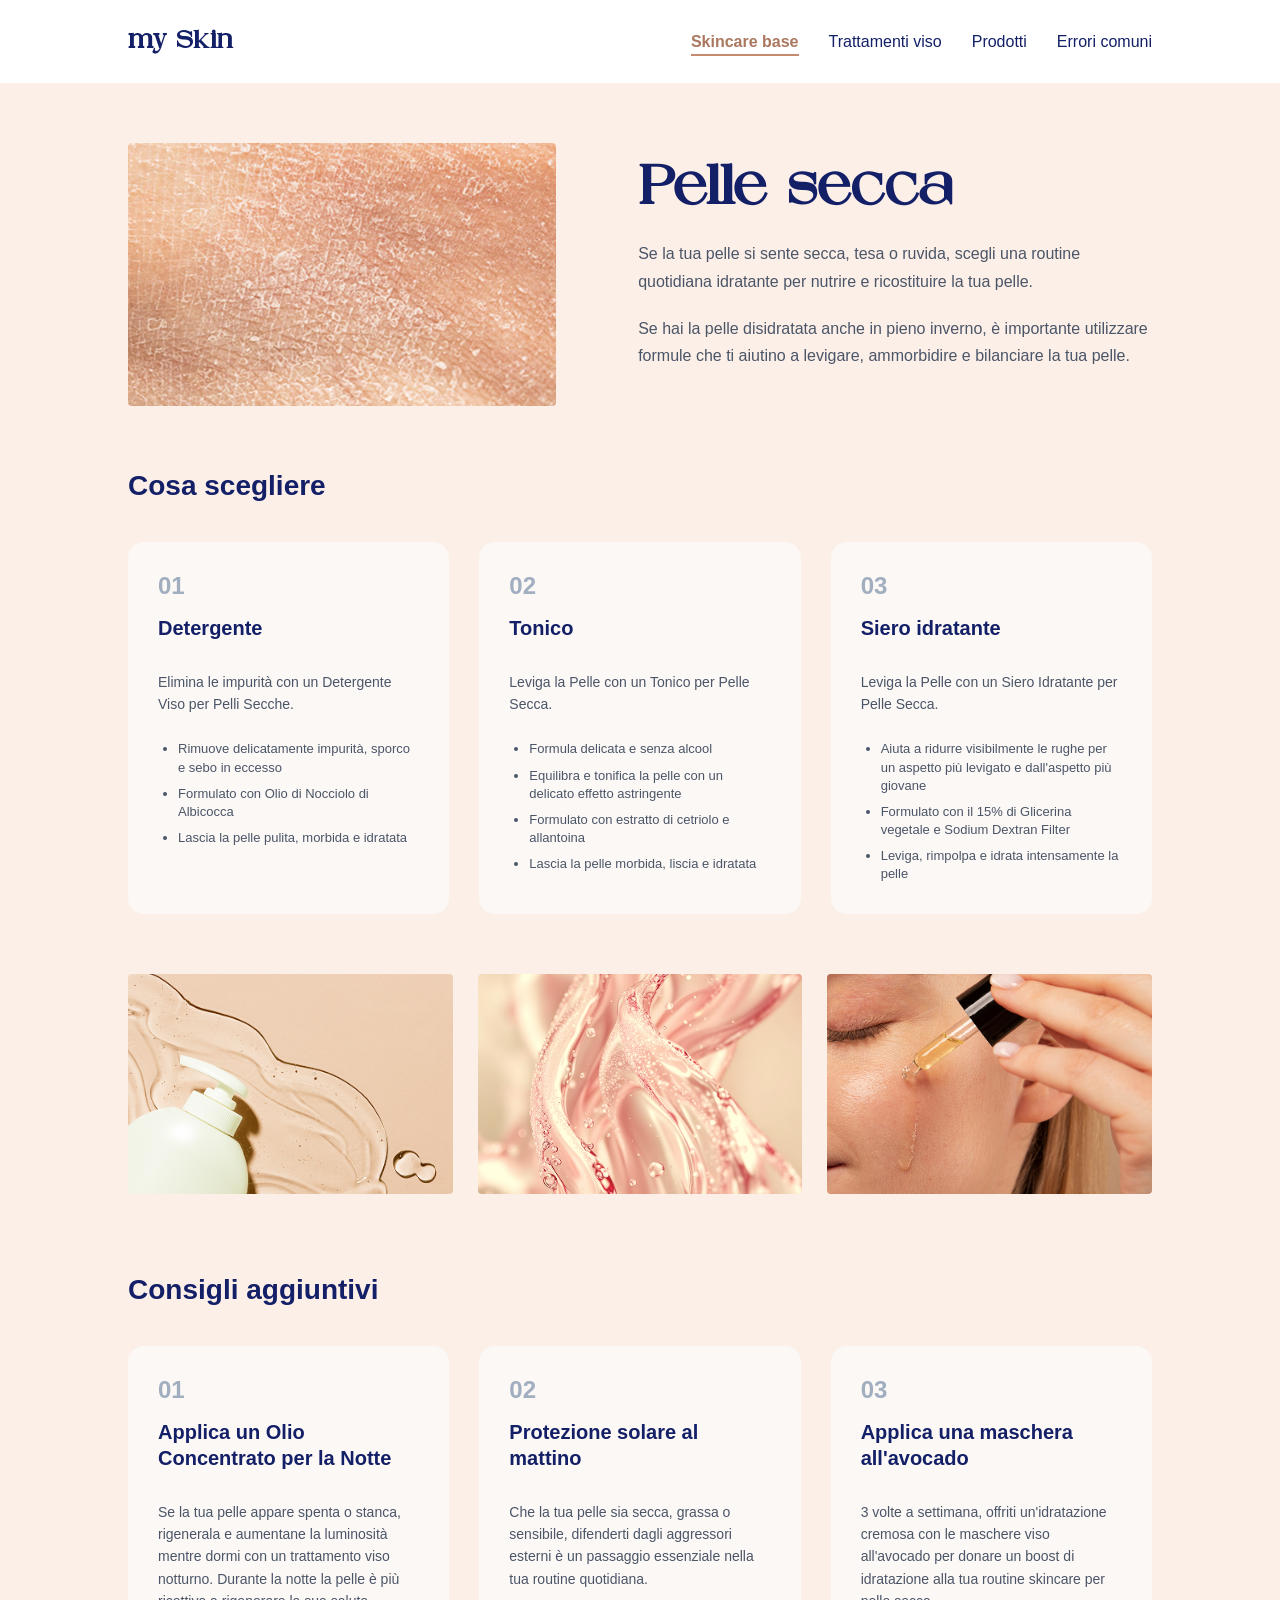
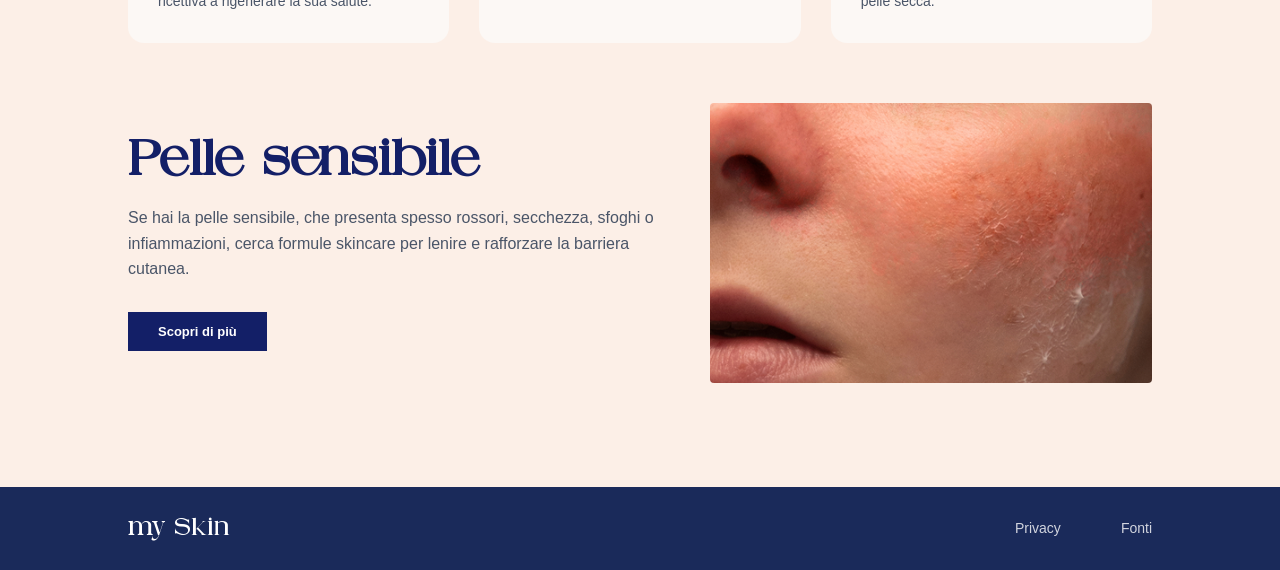
<file: pellesecca.html>
<!DOCTYPE html>
<html lang="it">
<head>
    <meta charset="UTF-8">
    <meta name="viewport" content="width=device-width, initial-scale=1.0">
    <title>Pelle Secca - my Skin</title>
    <link rel="stylesheet" href="style.css">
</head>
<body class="detail-page">

     <nav>
        <div class="nomesito"> 
            <a href="index.html">my Skin</a> 
        </div> 
        <ul class="nav-links">
            <li class="dropdown">
                <a href="skincarebase.html" class="active">Skincare base</a>
                <ul class="dropdown-menu">
                    <li><a href="pellenormale.html">Skincare routine pelle normale</a></li>
                    <li><a href="pellemista.html">Skincare routine pelle mista</a></li>
                    <li><a href="pellegrassa.html">Skincare routine pelle grassa</a></li>
                    <li><a href="pellesecca.html">Skincare routine pelle secca</a></li>
                    <li><a href="pellesensibile.html">Skincare routine pelle sensibile</a></li>
                    <li><a href="pelleacneica.html">Skincare routine pelle acneica</a></li>
                </ul>
            </li>
            <li><a href="trattamentiviso.html">Trattamenti viso</a></li>
            <li><a href="prodotti.html">Prodotti</a></li>
            <li><a href="erroricomuni.html">Errori comuni</a></li>
        </ul> 
    </nav> 
    </nav>
    
    <main>
        <section class="detail-hero">
            <div class="detail-hero-img">
                <img src="pellesecca.jpg"
                "Dettaglio texture pelle secca">
            </div>
            <div class="detail-hero-text">
                <h1>Pelle secca</h1>
                <p>Se la tua pelle si sente secca, tesa o ruvida, scegli una routine quotidiana idratante per nutrire e ricostituire la tua pelle.</p>
                <p>Se hai la pelle disidratata anche in pieno inverno, è importante utilizzare formule che ti aiutino a levigare, ammorbidire e bilanciare la tua pelle.</p>
            </div>
        </section>

        <section class="scelte-sezione">
            <h2>Cosa scegliere</h2>
            
            <div class="card-container-numerati">
                <div class="card-storia">
                    <span class="numero">01</span>
                    <h3>Detergente</h3>
                    <p>Elimina le impurità con un Detergente Viso per Pelli Secche.</p>
                    <ul class="detail-list">
                        <li>Rimuove delicatamente impurità, sporco e sebo in eccesso</li>
                        <li>Formulato con Olio di Nocciolo di Albicocca</li>
                        <li>Lascia la pelle pulita, morbida e idratata</li>
                    </ul>
                </div>
                
                <div class="card-storia">
                    <span class="numero">02</span>
                    <h3>Tonico</h3>
                    <p>Leviga la Pelle con un Tonico per Pelle Secca.</p>
                    <ul class="detail-list">
                        <li>Formula delicata e senza alcool</li>
                        <li>Equilibra e tonifica la pelle con un delicato effetto astringente</li>
                        <li>Formulato con estratto di cetriolo e allantoina</li>
                        <li>Lascia la pelle morbida, liscia e idratata</li>
                    </ul>
                </div>
                
                <div class="card-storia">
                    <span class="numero">03</span>
                    <h3>Siero idratante</h3>
                    <p>Leviga la Pelle con un Siero Idratante per Pelle Secca.</p>
                    <ul class="detail-list">
                        <li>Aiuta a ridurre visibilmente le rughe per un aspetto più levigato e dall'aspetto più giovane</li>
                        <li>Formulato con il 15% di Glicerina vegetale e Sodium Dextran Filter</li>
                        <li>Leviga, rimpolpa e idrata intensamente la pelle</li>
                    </ul>
                </div>
            </div>
        </section>

        <section class="texture-gallery">
            <div class="gallery-grid">
                <img src="dettaglio5.jpg" alt="Olio e siero viso">
                <img src="dettaglio6.jpg" alt="Crema idratante densa">
                <img src="dettaglio7.jpg" alt="Applicazione del siero">
            </div>
        </section>

        <section class="consigli-sezione">
            <h2>Consigli aggiuntivi</h2>
            
            <div class="card-container-numerati">
                <div class="card-storia">
                    <span class="numero">01</span>
                    <h3>Applica un Olio Concentrato per la Notte</h3>
                    <p>Se la tua pelle appare spenta o stanca, rigenerala e aumentane la luminosità mentre dormi con un trattamento viso notturno. Durante la notte la pelle è più ricettiva a rigenerare la sua salute.</p>
                </div>
                <div class="card-storia">
                    <span class="numero">02</span>
                    <h3>Protezione solare al mattino</h3>
                    <p>Che la tua pelle sia secca, grassa o sensibile, difenderti dagli aggressori esterni è un passaggio essenziale nella tua routine quotidiana.</p>
                </div>
                <div class="card-storia">
                    <span class="numero">03</span>
                    <h3>Applica una maschera all'avocado</h3>
                    <p>3 volte a settimana, offriti un'idratazione cremosa con le maschere viso all'avocado per donare un boost di idratazione alla tua routine skincare per pelle secca.</p>
                </div>
            </div>
        </section>

        <section class="next-skin-section">
            <div class="next-skin-box">
                <div class="next-text">
                    <h2>Pelle sensibile</h2>
                    <p>Se hai la pelle sensibile, che presenta spesso rossori, secchezza, sfoghi o infiammazioni, cerca formule skincare per lenire e rafforzare la barriera cutanea.</p>
                    <a href="pellesensibile.html" class="button-dark">Scopri di più</a>
                </div>
                <div class="next-img">
                    <img src="pellesensibile.png" alt="Anteprima pelle sensibile">
                </div>
            </div>
        </section>

    </main>

    <footer>
        <div class="logo">
            <a href="index.html">my Skin</a>
        </div>
        <div class="nav-links">
            <a href="#">Privacy</a>
            <a href="#">Fonti</a>
        </div>
    </footer>
</body>
</html>
</file>
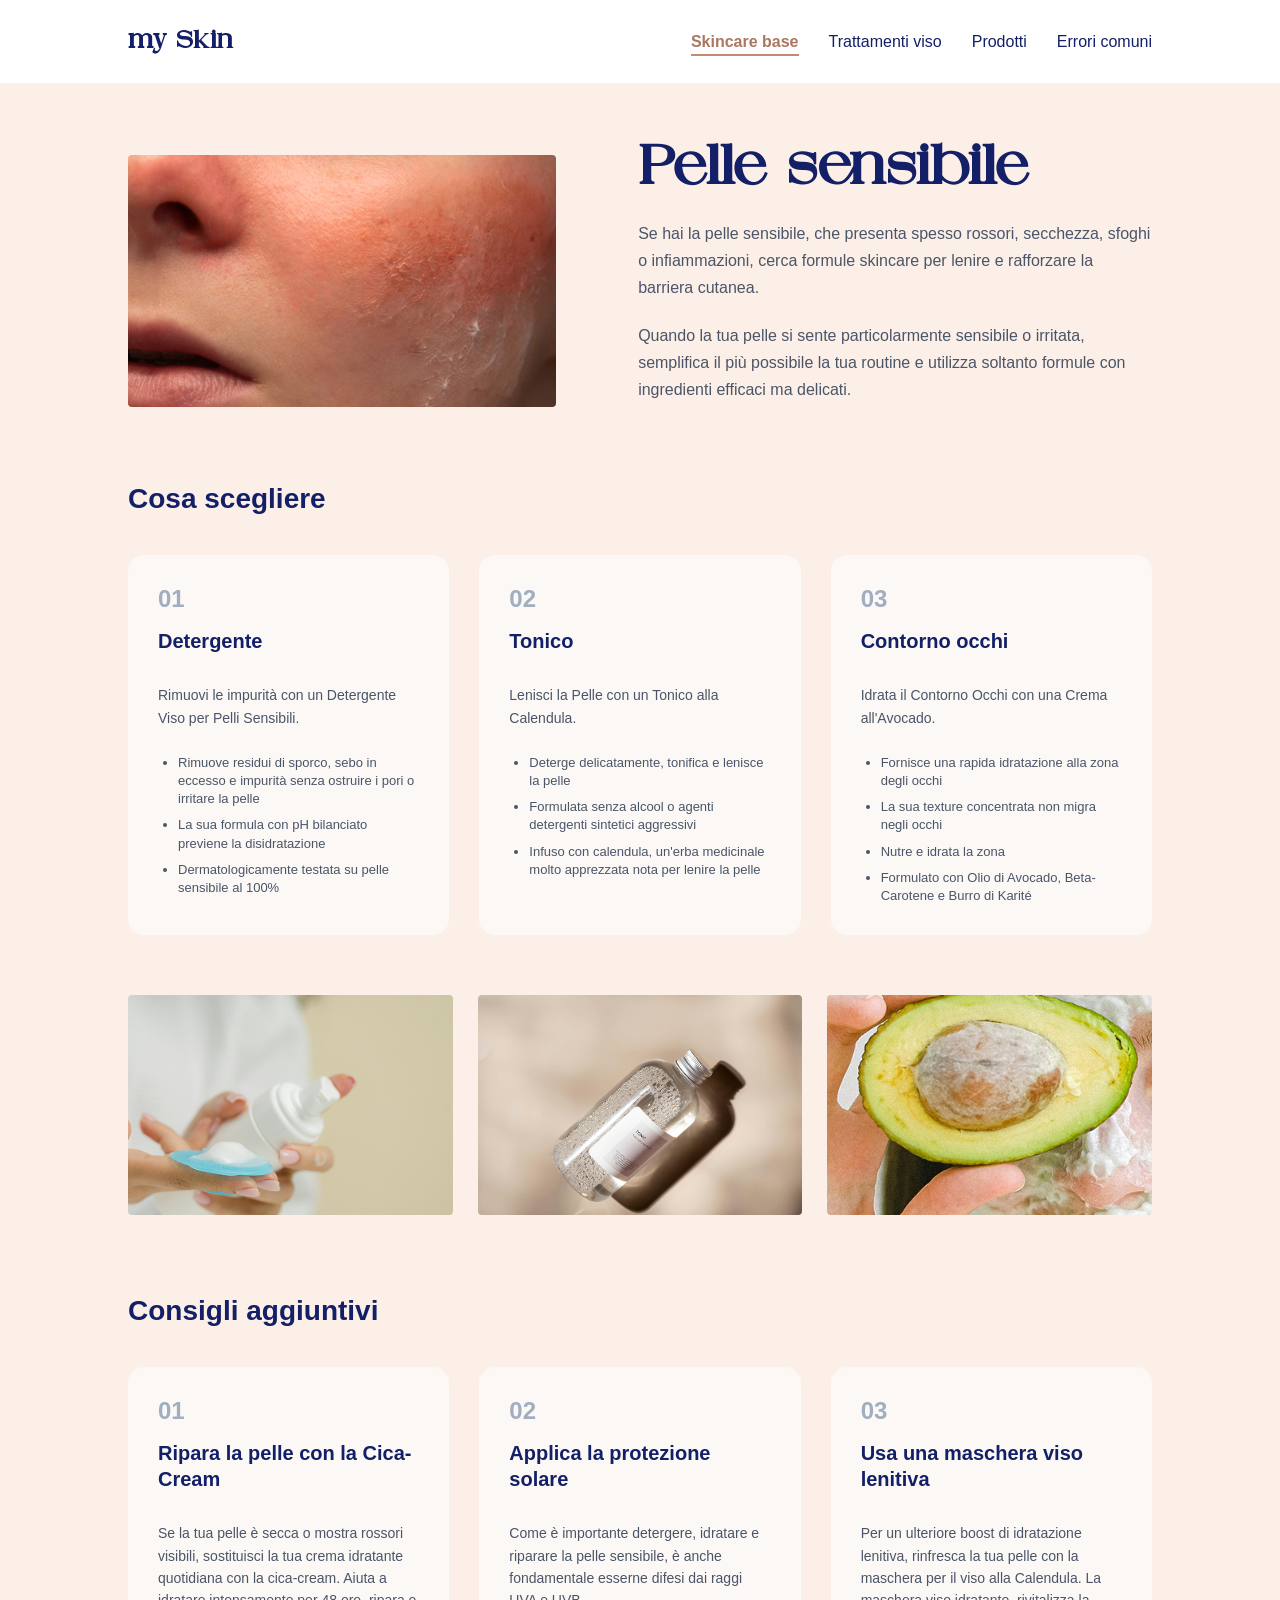
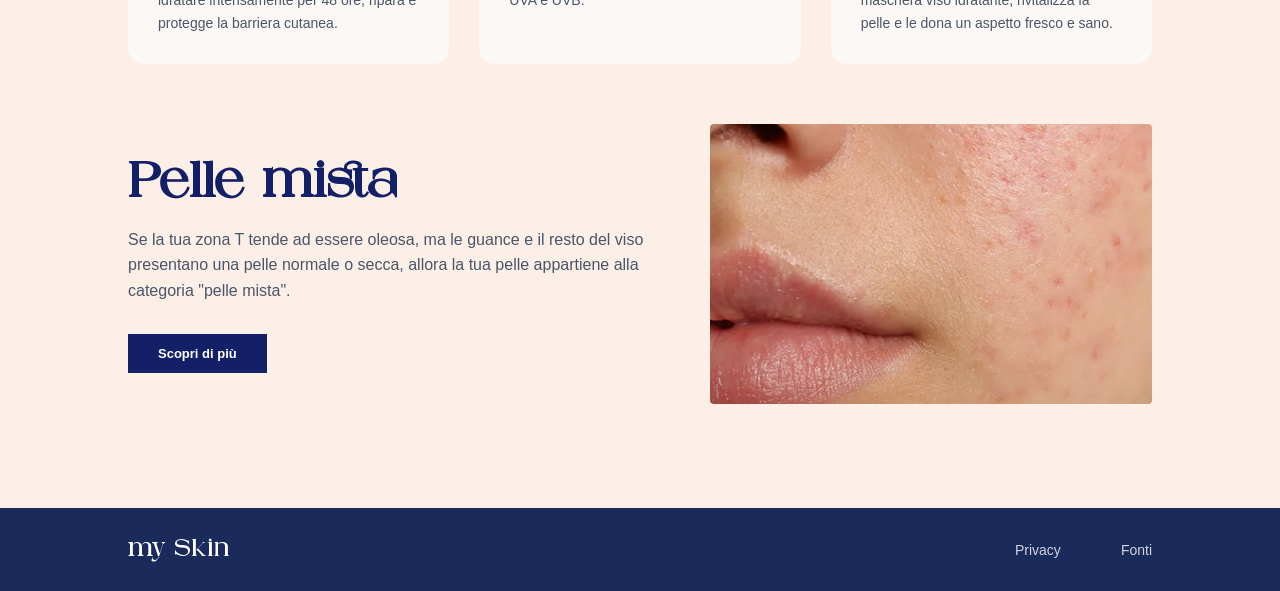
<file: pellesensibile.html>
<!DOCTYPE html>
<html lang="it">
<head>
    <meta charset="UTF-8">
    <meta name="viewport" content="width=device-width, initial-scale=1.0">
    <title>Pelle Sensibile - my Skin</title>
    <link rel="stylesheet" href="style.css">
</head>
<body class="detail-page">

    <nav>
        <div class="nomesito"> 
            <a href="index.html">my Skin</a> 
        </div> 
        <ul class="nav-links">
            <li class="dropdown">
                <a href="skincarebase.html" class="active">Skincare base</a>
                <ul class="dropdown-menu">
                    <li><a href="pellenormale.html">Skincare routine pelle normale</a></li>
                    <li><a href="pellemista.html">Skincare routine pelle mista</a></li>
                    <li><a href="pellegrassa.html">Skincare routine pelle grassa</a></li>
                    <li><a href="pellesecca.html">Skincare routine pelle secca</a></li>
                    <li><a href="pellesensibile.html">Skincare routine pelle sensibile</a></li>
                    <li><a href="pelleacneica.html">Skincare routine pelle acneica</a></li>
                </ul>
            </li>
            <li><a href="trattamentiviso.html">Trattamenti viso</a></li>
            <li><a href="prodotti.html">Prodotti</a></li>
            <li><a href="erroricomuni.html">Errori comuni</a></li>
        </ul> 
    </nav>
    
    <main>
        <section class="detail-hero">
            <div class="detail-hero-img">
                <img src="pellesensibile.png" alt="Dettaglio pelle sensibile">
            </div>
            <div class="detail-hero-text">
                <h1>Pelle sensibile</h1>
                <p> Se hai la pelle sensibile, che presenta spesso rossori, secchezza, sfoghi o infiammazioni, cerca formule skincare per lenire e rafforzare la barriera cutanea.</p>
                <p>Quando la tua pelle si sente particolarmente sensibile o irritata, semplifica il più possibile la tua routine e utilizza soltanto formule con ingredienti efficaci ma delicati.</p>
            </div>
        </section>

        <section class="scelte-sezione">
            <h2>Cosa scegliere</h2>
            
            <div class="card-container-numerati">
                <div class="card-storia">
                    <span class="numero">01</span>
                    <h3>Detergente</h3>
                    <p>Rimuovi le impurità con un Detergente Viso per Pelli Sensibili.</p>
                    <ul class="detail-list">
                        <li>Rimuove residui di sporco, sebo in eccesso e impurità senza ostruire i pori o irritare la pelle</li>
                        <li>La sua formula con pH bilanciato previene la disidratazione</li>
                        <li>Dermatologicamente testata su pelle sensibile al 100%</li>
                    </ul>
                </div>
                
                <div class="card-storia">
                    <span class="numero">02</span>
                    <h3>Tonico</h3>
                    <p>Lenisci la Pelle con un Tonico alla Calendula.</p>
                    <ul class="detail-list">
                        <li>Deterge delicatamente, tonifica e lenisce la pelle</li>
                        <li>Formulata senza alcool o agenti detergenti sintetici aggressivi</li>
                        <li>Infuso con calendula, un'erba medicinale molto apprezzata nota per lenire la pelle</li>
                    </ul>
                </div>
                
                <div class="card-storia">
                    <span class="numero">03</span>
                    <h3>Contorno occhi</h3>
                    <p>Idrata il Contorno Occhi con una Crema all'Avocado.</p>
                    <ul class="detail-list">
                        <li>Fornisce una rapida idratazione alla zona degli occhi</li>
                        <li>La sua texture concentrata non migra negli occhi</li>
                        <li>Nutre e idrata la zona</li>
                        <li>Formulato con Olio di Avocado, Beta-Carotene e Burro di Karité</li>
                    </ul>
                </div>
            </div>
        </section>

        <section class="texture-gallery">
            <div class="gallery-grid">
                <img src="dettaglio8.jpg" alt="Texture idratante delicata">
                <img src="dettaglio9.jpg" alt="Flacone tonico calendula">
                <img src="dettaglio10.jpg" alt="Dettaglio texture crema cica">
            </div>
        </section>

        <section class="consigli-sezione">
            <h2>Consigli aggiuntivi</h2>
            
            <div class="card-container-numerati">
                <div class="card-storia">
                    <span class="numero">01</span>
                    <h3>Ripara la pelle con la Cica-Cream</h3>
                    <p>Se la tua pelle è secca o mostra rossori visibili, sostituisci la tua crema idratante quotidiana con la cica-cream. Aiuta a idratare intensamente per 48 ore, ripara e protegge la barriera cutanea.</p>
                </div>
                <div class="card-storia">
                    <span class="numero">02</span>
                    <h3>Applica la protezione solare</h3>
                    <p>Come è importante detergere, idratare e riparare la pelle sensibile, è anche fondamentale esserne difesi dai raggi UVA e UVB.</p>
                </div>
                <div class="card-storia">
                    <span class="numero">03</span>
                    <h3>Usa una maschera viso lenitiva</h3>
                    <p>Per un ulteriore boost di idratazione lenitiva, rinfresca la tua pelle con la maschera per il viso alla Calendula. La maschera viso idratante, rivitalizza la pelle e le dona un aspetto fresco e sano.</p>
                </div>
            </div>
        </section>

        <section class="next-skin-section">
            <div class="next-skin-box">
                <div class="next-text">
                    <h2>Pelle mista</h2>
                    <p>Se la tua zona T tende ad essere oleosa, ma le guance e il resto del viso presentano una pelle normale o secca, allora la tua pelle appartiene alla categoria "pelle mista".</p>
                    <a href="pellemista.html" class="button-dark">Scopri di più</a>
                </div>
                <div class="next-img">
                    <img src="pellemista.png" alt="Anteprima pelle mista">
                </div>
            </div>
        </section>

    </main>

    <footer>
        <div class="logo">
            <a href="index.html">my Skin</a>
        </div>
        <div class="nav-links">
            <a href="#">Privacy</a>
            <a href="#">Fonti</a>
        </div>
    </footer>
</body>
</html>
</file>
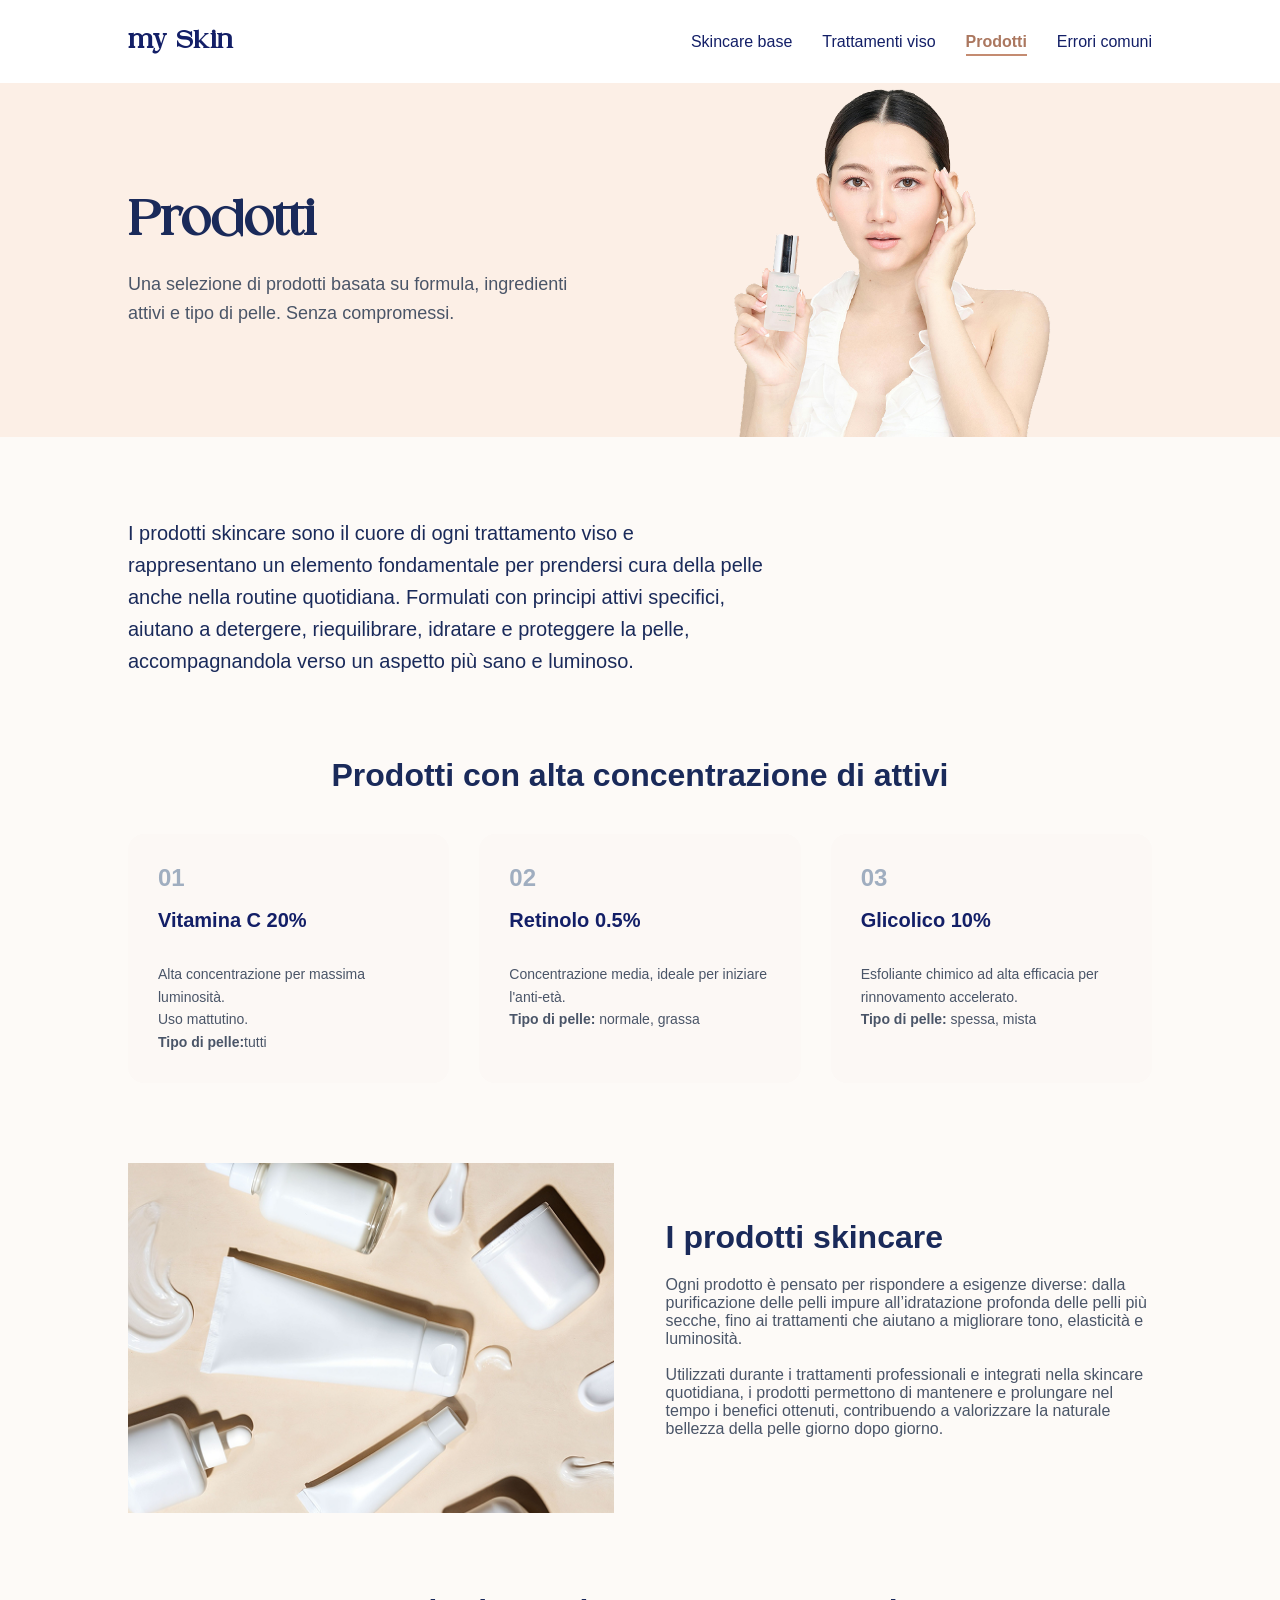
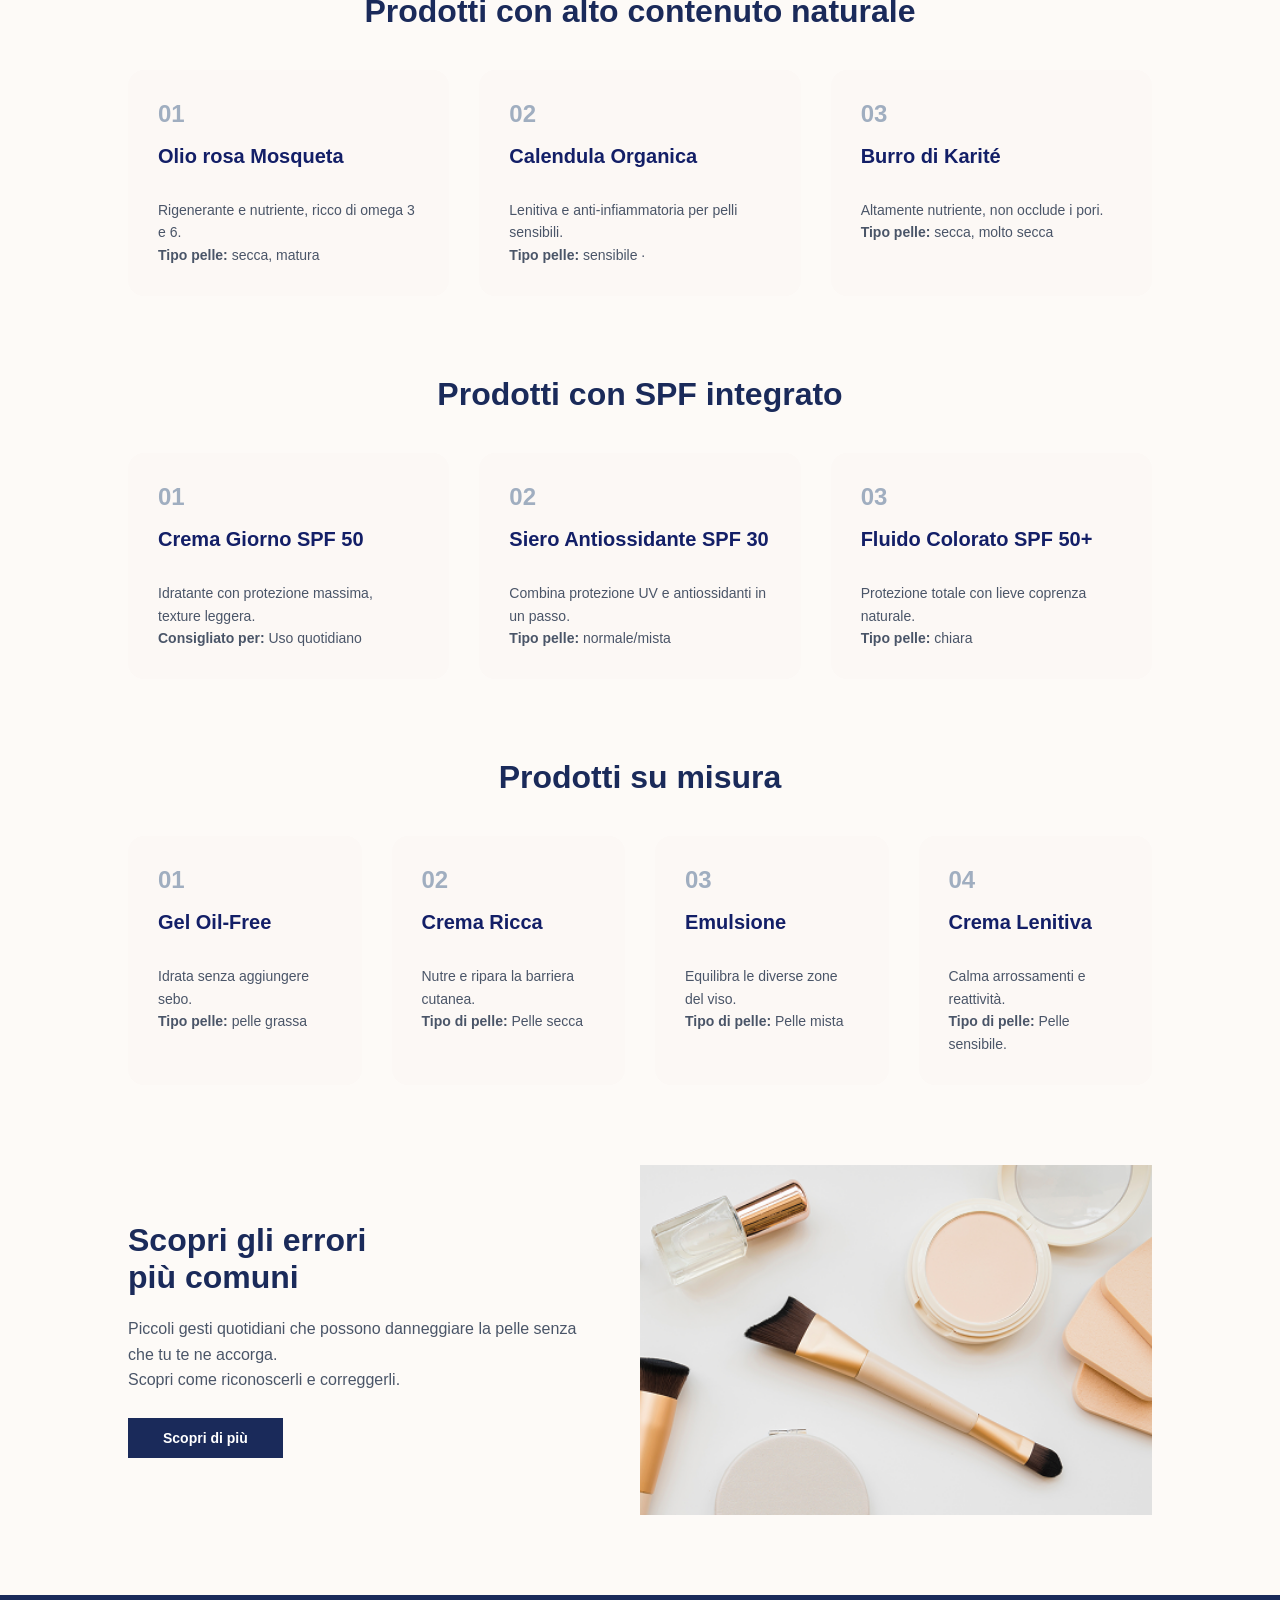
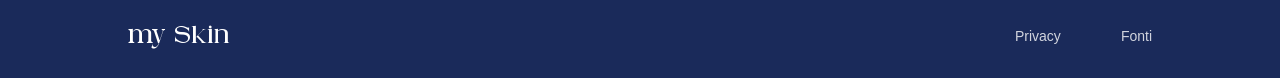
<file: prodotti.html>
<!DOCTYPE html>
<html lang="it">
<head>
    <meta charset="UTF-8">
    <meta name="viewport" content="width=device-width, initial-scale=1.0">
    <title>my Skin</title>
    <link rel="stylesheet" href="style.css">

</head>
<body>
    
    <nav>
        <div class="nomesito"> 
            <a href="index.html">my Skin</a> 
        </div> 
        <ul class="nav-links">
            <li class="dropdown">
                <a href="skincarebase.html">Skincare base</a>
                <ul class="dropdown-menu">
                    <li><a href="pellenormale.html">Skincare routine pelle normale</a></li>
                    <li><a href="pellemista.html">Skincare routine pelle mista</a></li>
                    <li><a href="pellegrassa.html">Skincare routine pelle grassa</a></li>
                    <li><a href="pellesecca.html">Skincare routine pelle secca</a></li>
                    <li><a href="pellesensibile.html">Skincare routine pelle sensibile</a></li>
                    <li><a href="pelleacneica.html">Skincare routine pelle acneica</a></li>
                </ul>
            </li>
            <li><a href="trattamentiviso.html">Trattamenti viso</a></li>
            <li><a href="prodotti.html" class="active">Prodotti</a></li>
            <li><a href="erroricomuni.html">Errori comuni</a></li>
        </ul> 
    </nav>
    
    <main>
    
        <section class="hero">
            <div class="hero-text">
                <h1>Prodotti</h1>
                <h4>Una selezione di prodotti basata su formula, 
                    ingredienti attivi e tipo di pelle. Senza compromessi.</h4>
            </div>
            <img src="foto7.png" class="img" alt="Rituale skincare">
        </section>

        
        <section class="intro">
            <p>I prodotti skincare sono il cuore di ogni trattamento viso e rappresentano un elemento fondamentale per prendersi cura 
               della pelle anche nella routine quotidiana. Formulati con principi attivi specifici, aiutano a detergere, riequilibrare, 
               idratare e proteggere la pelle, accompagnandola verso un aspetto più sano e luminoso.</p>
        </section>
    
    <main>
    <section class="storiahome">
            <div class="header-storia-centrato">
                <h2>Prodotti con alta concentrazione di attivi</h2>
            </div>

            <div class="card-container-numerati">
                <div class="card-storia">
                    <span class="numero">01 <span class="icon-sub"></span></span>
                    <h3>Vitamina C 20%</h3>
                    <p>Alta concentrazione per massima luminosità. 
                    <br>Uso mattutino.
                    
                    <br><strong>Tipo di pelle:</strong>tutti</p>
                </div>
                <div class="card-storia">
                    <span class="numero">02 <span class="icon-sub"></span></span>
                    <h3>Retinolo 0.5%</h3>
                    <p>Concentrazione media, ideale per iniziare <br> l'anti-età. 
                    
                    <br><strong>Tipo di pelle:</strong> normale, grassa</p>
                </div>
                <div class="card-storia">
                    <span class="numero">03 <span class="icon-sub"></span></span>
                    <h3>Glicolico 10%</h3>
                    <p>Esfoliante chimico ad alta efficacia per rinnovamento accelerato.
                    
                    <br><strong>Tipo di pelle:</strong> spessa, mista</p>
                </div>
            </div>
        </section>

        <section class="home">
            <img src="img3.png" class="img" alt="Dettaglio texture pelle">
            
            <div class="toplist">
                <h2>I prodotti skincare</h2>
                <p>Ogni prodotto è pensato per rispondere a esigenze diverse: dalla purificazione delle pelli impure all’idratazione profonda delle pelli più secche,
                   fino ai trattamenti che aiutano a migliorare tono, elasticità e luminosità.
                   <br>
                   <br> Utilizzati durante i trattamenti professionali e integrati nella skincare quotidiana, i prodotti permettono di mantenere e prolungare nel tempo
                   i benefici ottenuti, contribuendo a valorizzare la naturale bellezza della pelle giorno dopo giorno.</p>
            </div>
        </section>

        <section class="storiahome">
            <div class="header-storia-centrato">
                <h2>Prodotti con alto contenuto naturale</h2>
            </div>

            <div class="card-container-numerati">
                <div class="card-storia">
                    <span class="numero">01 <span class="icon-sub"></span></span>
                    <h3>Olio rosa Mosqueta</h3>
                    <p>Rigenerante e nutriente, ricco di omega 3 e 6.
                    <br><strong>Tipo pelle:</strong> secca, matura</p>
                </div>
                <div class="card-storia">
                    <span class="numero">02 <span class="icon-sub"></span></span>
                    <h3>Calendula Organica</h3>
                    <p>Lenitiva e anti-infiammatoria per pelli sensibili.
                      <br><strong>Tipo pelle:</strong> sensibile ·</p>
                </div>
                <div class="card-storia">
                    <span class="numero">03 <span class="icon-sub"></span></span>
                    <h3>Burro di Karité</h3>
                    <p>Altamente nutriente, non occlude i pori.
                    <br><strong>Tipo pelle:</strong> secca, molto secca</p>
                </div>
            </div>
        </section>

        <section class="storiahome">
            <div class="header-storia-centrato">
                <h2>Prodotti con SPF integrato</h2>
            </div>

            <div class="card-container-numerati">
                <div class="card-storia">
                    <span class="numero">01 <span class="icon-sub"></span></span>
                    <h3>Crema Giorno SPF 50</h3>
                    <p>Idratante con protezione massima, texture leggera.
                    <br><strong>Consigliato per:</strong> Uso quotidiano</p>
                </div>
                <div class="card-storia">
                    <span class="numero">02 <span class="icon-sub"></span></span>
                    <h3>Siero Antiossidante SPF 30</h3>
                    <p>Combina protezione UV e antiossidanti in un passo.
                    <br><strong>Tipo pelle:</strong> normale/mista</p>
                </div>
                <div class="card-storia">
                    <span class="numero">03 <span class="icon-sub"></span></span>
                    <h3>Fluido Colorato SPF 50+</h3>
                    <p>Protezione totale con lieve coprenza naturale.
                        <br><strong>Tipo pelle:</strong> chiara</p>
                </div>
            </div>
        </section>

        <section class="storiahome">
            <div class="header-storia-centrato">
                <h2>Prodotti su misura</h2>
            </div>

            <div class="card-container-trattamenti">
                <div class="card-storia">
                    <span class="numero">01 <span class="icon-sub"></span></span>
                    <h3>Gel Oil-Free</h3>
                    <p>Idrata senza aggiungere sebo.
                   
                    <br><strong>Tipo pelle:</strong> pelle grassa</p>
                </div>
                <div class="card-storia">
                    <span class="numero">02 <span class="icon-sub"></span></span>
                    <h3>Crema Ricca</h3>
                    <p>Nutre e ripara la barriera cutanea.
                    
                    <br><strong>Tipo di pelle:</strong> Pelle secca</p>
                </div>
                <div class="card-storia">
                    <span class="numero">03 <span class="icon-sub"></span></span>
                    <h3>Emulsione</h3>
                    <p>Equilibra le diverse zone del viso. 
                    
                    <br><strong>Tipo di pelle:</strong> Pelle mista</p>
                </div>
                <div class="card-storia">
                    <span class="numero">04 <span class="icon-sub"></span></span>
                    <h3>Crema Lenitiva</h3>
                    <p>Calma arrossamenti e reattività.
                    
                    <br><strong>Tipo di pelle:</strong> Pelle sensibile.</p>
                </div>
            </div>
        </section>

         <section class="home">
            <div class="toplist-trattamenti">
                <h2>Scopri gli errori<br>più comuni</h2>
                <p>Piccoli gesti quotidiani che possono danneggiare la pelle senza che tu te ne accorga. 
                   <br>Scopri come riconoscerli e correggerli.</p>
                <a href="erroricomuni.html"><button class="button">Scopri di più</button></a>
            </div>
            <img src="img4.png" class="img" alt="Boccette e creme skincare">
        </section>

        <footer>
            <div class="logo">
                <a href="index.html">my Skin</a>
            </div>
            <div class="nav-links">
                <a href="#">Privacy</a>
                <a href="#">Fonti</a>
            </div>
        </footer>
    </main>
</body>
</html>
</file>
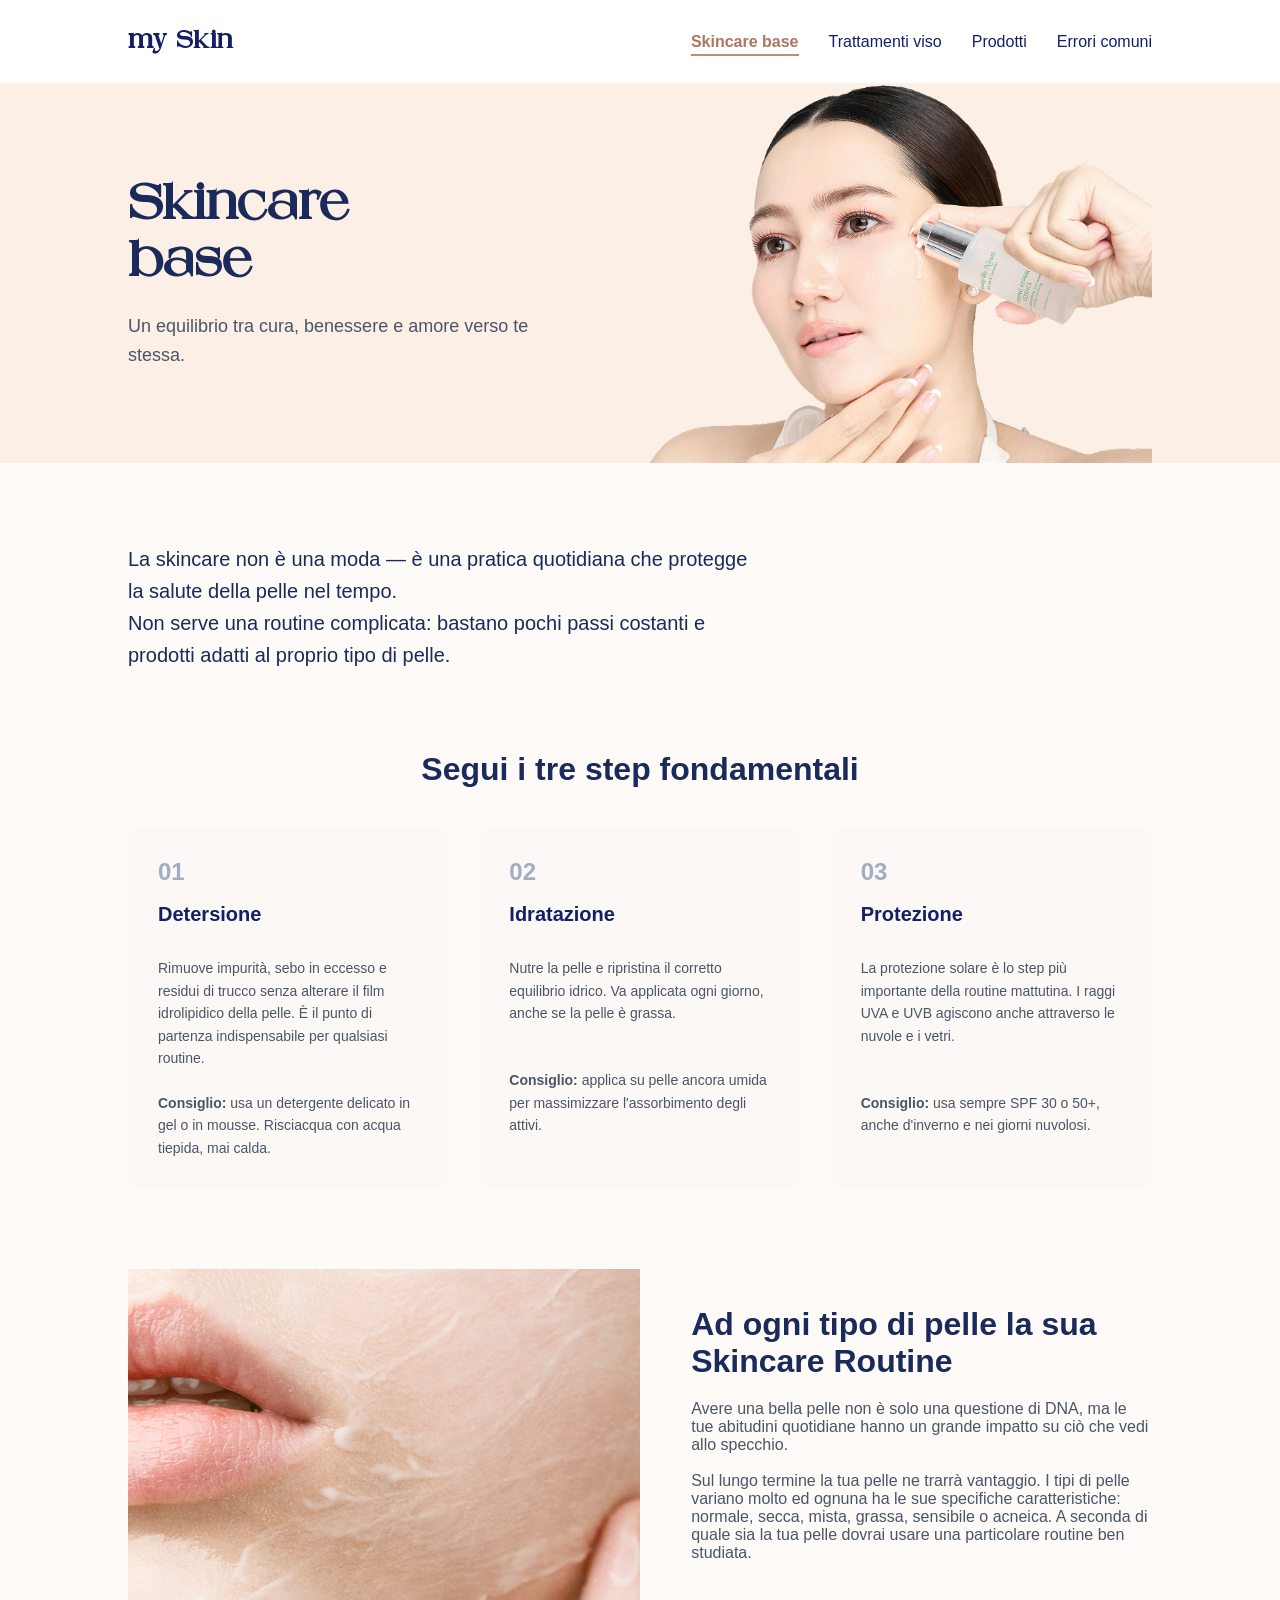
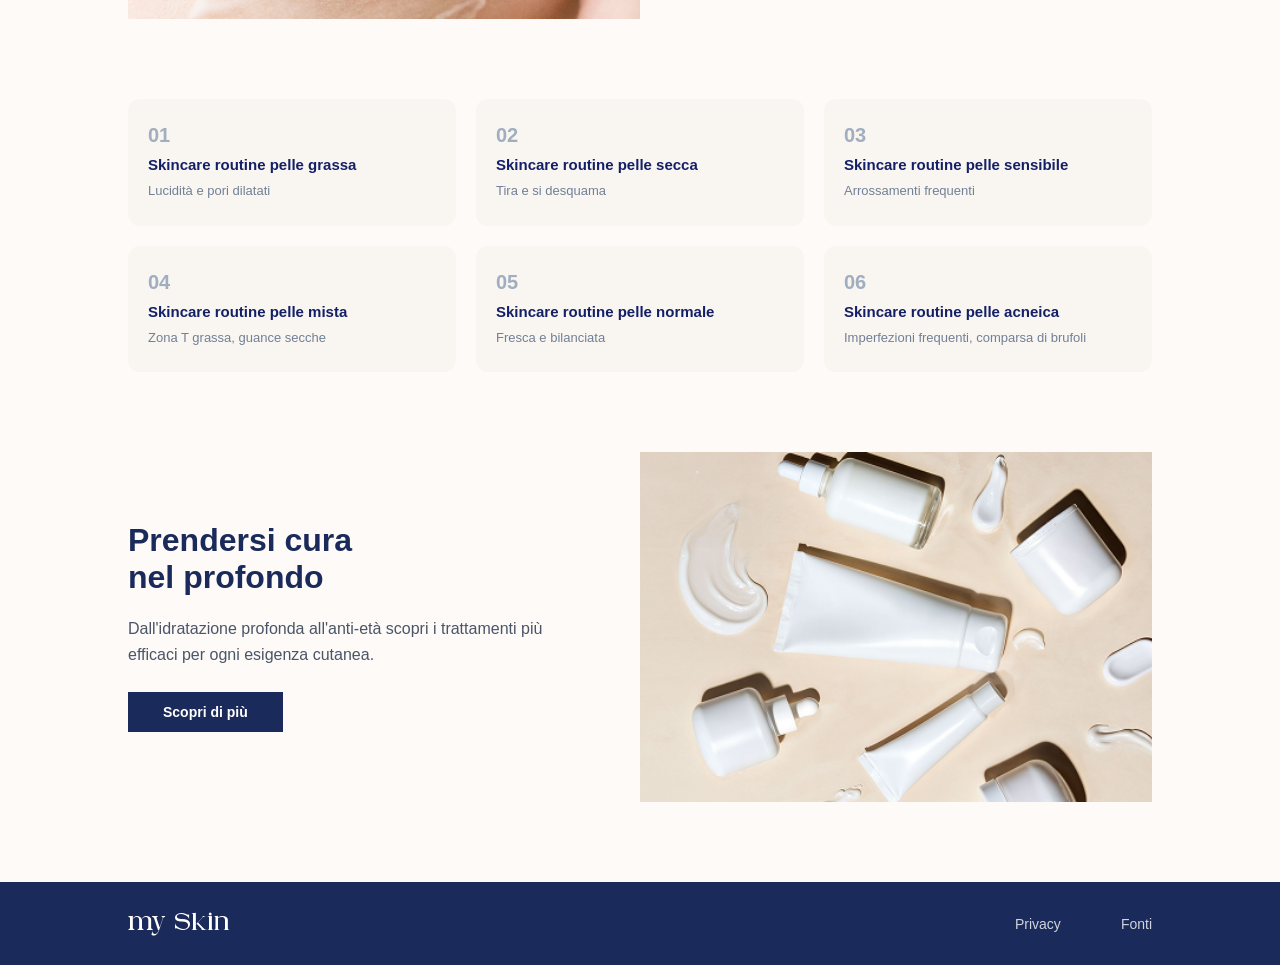
<file: skincarebase.html>
<!DOCTYPE html>
<html lang="it">
<head>
    <meta charset="UTF-8">
    <meta name="viewport" content="width=device-width, initial-scale=1.0">
    <title>Skincare Base - my Skin</title>
    <link rel="stylesheet" href="style.css">
   
<body>
     <nav>
        <div class="nomesito"> 
            <a href="index.html">my Skin</a> 
        </div> 
        <ul class="nav-links">
            <li class="dropdown">
                <a href="skincarebase.html" class="active">Skincare base</a>
                <ul class="dropdown-menu">
                    <li><a href="pellenormale.html">Skincare routine pelle normale</a></li>
                    <li><a href="pellemista.html">Skincare routine pelle mista</a></li>
                    <li><a href="pellegrassa.html">Skincare routine pelle grassa</a></li>
                    <li><a href="pellesecca.html">Skincare routine pelle secca</a></li>
                    <li><a href="pellesensibile.html">Skincare routine pelle sensibile</a></li>
                    <li><a href="pelleacneica.html">Skincare routine pelle acneica</a></li>
                </ul>
            </li>
            <li><a href="trattamentiviso.html">Trattamenti viso</a></li>
            <li><a href="prodotti.html">Prodotti</a></li>
            <li><a href="erroricomuni.html">Errori comuni</a></li>
        </ul> 
    </nav>
    
    <main>
        <section class="hero">
            <div class="hero-text">
                <h1>Skincare<br>base</h1>
                <h4>Un equilibrio tra cura, benessere e amore verso te stessa.</h4>
            </div>
            <img src="18.png" class="img" alt="Applicazione siero viso">
        </section>

        <section class="intro">
            <p>La skincare non è una moda — è una pratica quotidiana che protegge la salute della pelle nel tempo.
                <br> Non serve una routine complicata: bastano pochi passi costanti e prodotti adatti al proprio tipo di pelle.</p>
        </section>

        <section class="storiahome">
            <div class="header-storia-centrato">
                <h2>Segui i tre step fondamentali</h2>
            </div>

            <div class="card-container-numerati">
                <div class="card-storia">
                    <span class="numero">01 <span class="icon-sub"></span></span>
                    <h3>Detersione</h3>
                    <p>Rimuove impurità, sebo in eccesso e residui di trucco senza alterare il film idrolipidico della pelle. È il punto di partenza indispensabile per qualsiasi routine.
                    <br>
                    <br><strong>Consiglio:</strong> usa un detergente delicato in gel o in mousse. Risciacqua con acqua tiepida, mai calda.</p>
                </div>
                <div class="card-storia">
                    <span class="numero">02 <span class="icon-sub"></span></span>
                    <h3>Idratazione</h3>
                    <p>Nutre la pelle e ripristina il corretto equilibrio idrico. Va applicata ogni giorno, anche se la pelle è grassa.
                    <br>
                    <br>
                    <br><strong>Consiglio:</strong> applica su pelle ancora umida per massimizzare l'assorbimento degli attivi.</p>
                </div>
                <div class="card-storia">
                    <span class="numero">03 <span class="icon-sub"></span></span>
                    <h3>Protezione</h3>
                    <p>La protezione solare è lo step più importante della routine mattutina. I raggi UVA e UVB agiscono anche attraverso le nuvole e i vetri.
                    <br>
                    <br>
                    <br><strong>Consiglio:</strong> usa sempre SPF 30 o 50+, anche d'inverno e nei giorni nuvolosi.</p>
                </div>
            </div>
        </section>

        <section class="home">
            <img src="19.png" class="img" alt="Dettaglio texture pelle">
            
            <div class="toplist">
                <h2>Ad ogni tipo di pelle la sua Skincare Routine</h2>
                <p>Avere una bella pelle non è solo una questione di DNA, ma le tue abitudini quotidiane hanno un grande impatto su ciò che vedi allo specchio.<br><br>
                Sul lungo termine la tua pelle ne trarrà vantaggio. I tipi di pelle variano molto ed ognuna ha le sue specifiche caratteristiche: normale, secca, mista, grassa, sensibile o acneica. A seconda di quale sia la tua pelle dovrai usare una particolare routine ben studiata.</p>
            </div>
        </section>

        <section class="tipi-pelle-sezione">
            <div class="tipi-pelle-grid">
                <div class="card-pelle">
                    <span class="num-pelle">01</span>
                    <a href="pellegrassa.html" class="pelle-link">Skincare routine pelle grassa</a>
                    <p>Lucidità e pori dilatati</p>
                </div>
                <div class="card-pelle">
                    <span class="num-pelle">02</span>
                    <a href="pellesecca.html" class="pelle-link">Skincare routine pelle secca</a>
                    <p>Tira e si desquama</p>
                </div>
                <div class="card-pelle">
                    <span class="num-pelle">03</span>
                    <a href="pellesensibile.html" class="pelle-link">Skincare routine pelle sensibile</a>
                    <p>Arrossamenti frequenti</p>
                </div>
                <div class="card-pelle">
                    <span class="num-pelle">04</span>
                    <a href="pellemista.html" class="pelle-link">Skincare routine pelle mista</a>
                    <p>Zona T grassa, guance secche</p>
                </div>
                <div class="card-pelle">
                    <span class="num-pelle">05</span>
                    <a href="pellenormale.html" class="pelle-link">Skincare routine pelle normale</a>
                    <p>Fresca e bilanciata</p>
                </div>
                <div class="card-pelle">
                    <span class="num-pelle">06</span>
                    <a href="pelleacneica.html" class="pelle-link">Skincare routine pelle acneica</a>
                    <p>Imperfezioni frequenti, comparsa di brufoli</p>
                </div>
            </div>
        </section>

        <section class="home">
            <div class="toplist-trattamenti">
                <h2>Prendersi cura<br>nel profondo</h2>
                <p>Dall'idratazione profonda all'anti-età scopri i trattamenti più efficaci per ogni esigenza cutanea.</p>
                <a href="trattamentiviso.html"><button class="button">Scopri di più</button></a>
            </div>
            <img src="20.png" class="img" alt="Boccette e creme skincare">
        </section>

        <footer>
            <div class="logo">
                <a href="index.html">my Skin</a>
            </div>
            <div class="nav-links">
                <a href="#">Privacy</a>
                <a href="#">Fonti</a>
            </div>
        </footer>
    </main>
</body>
</html>
</file>
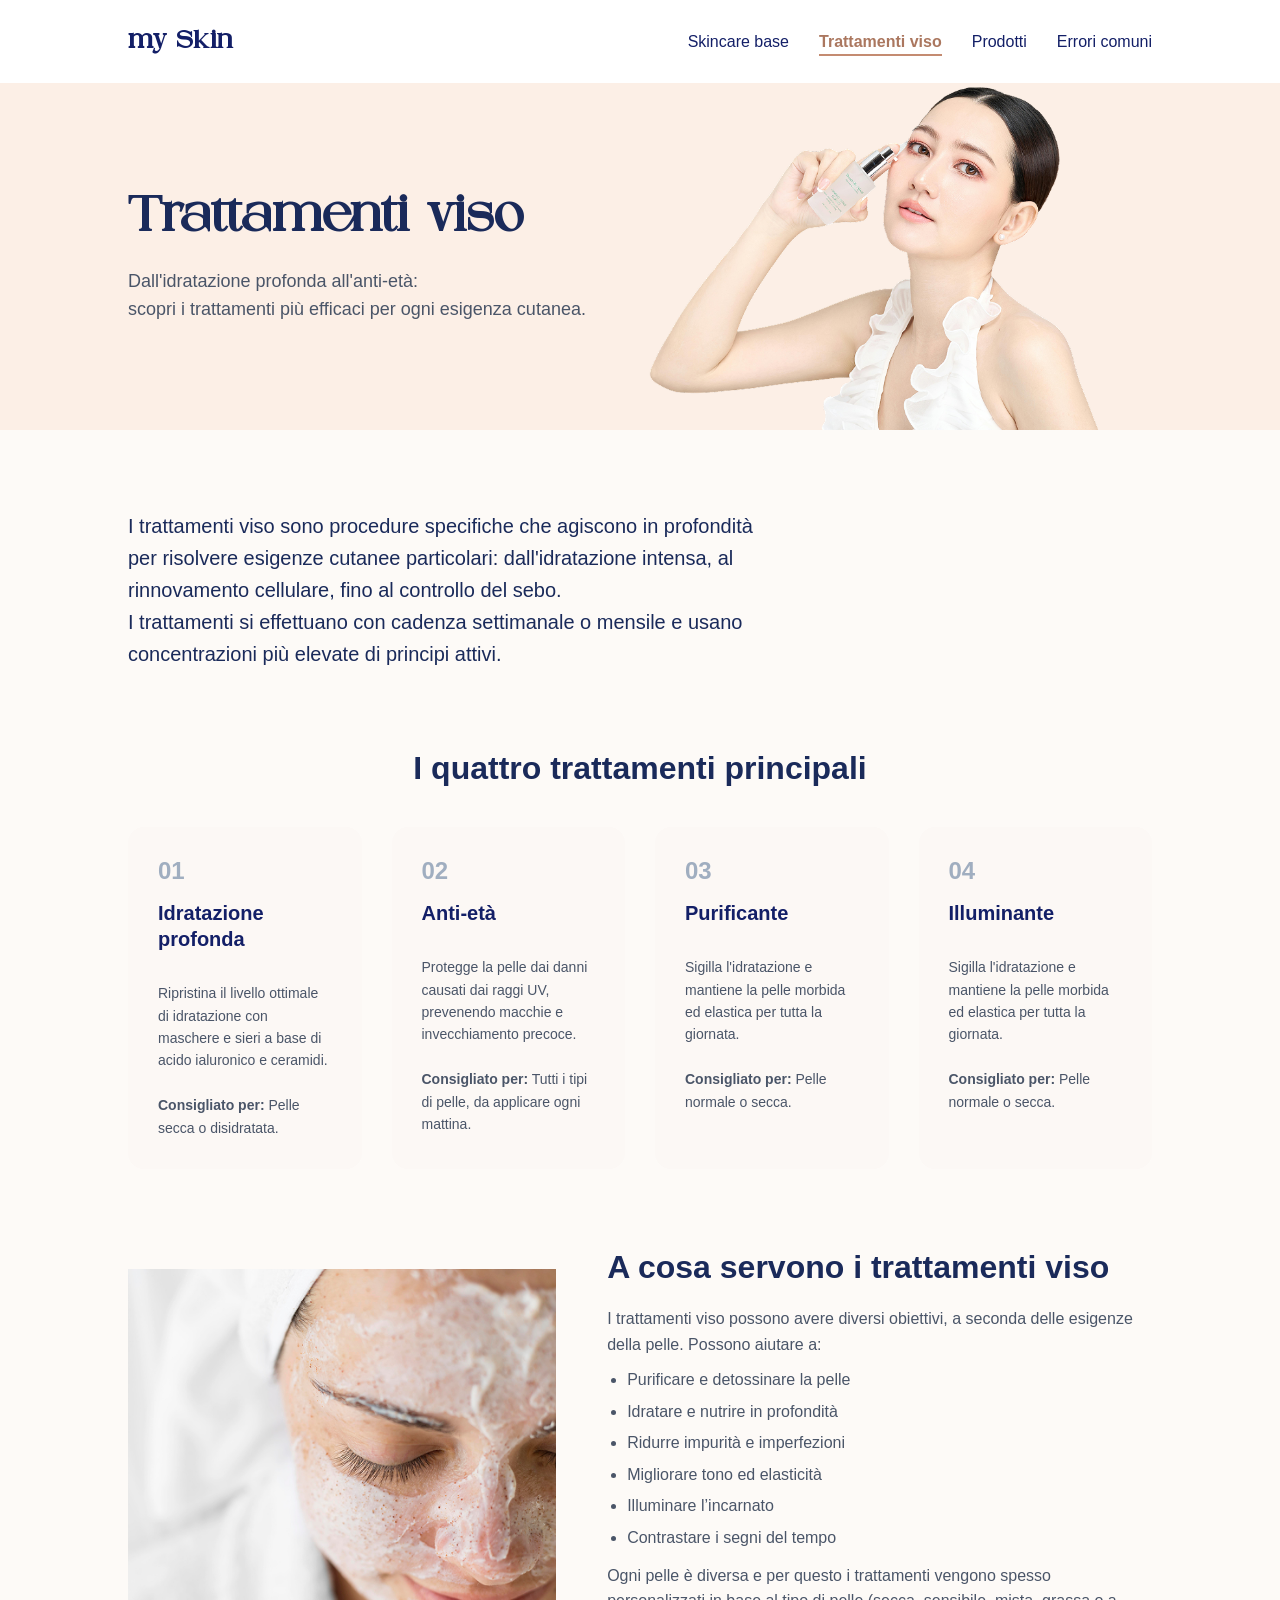
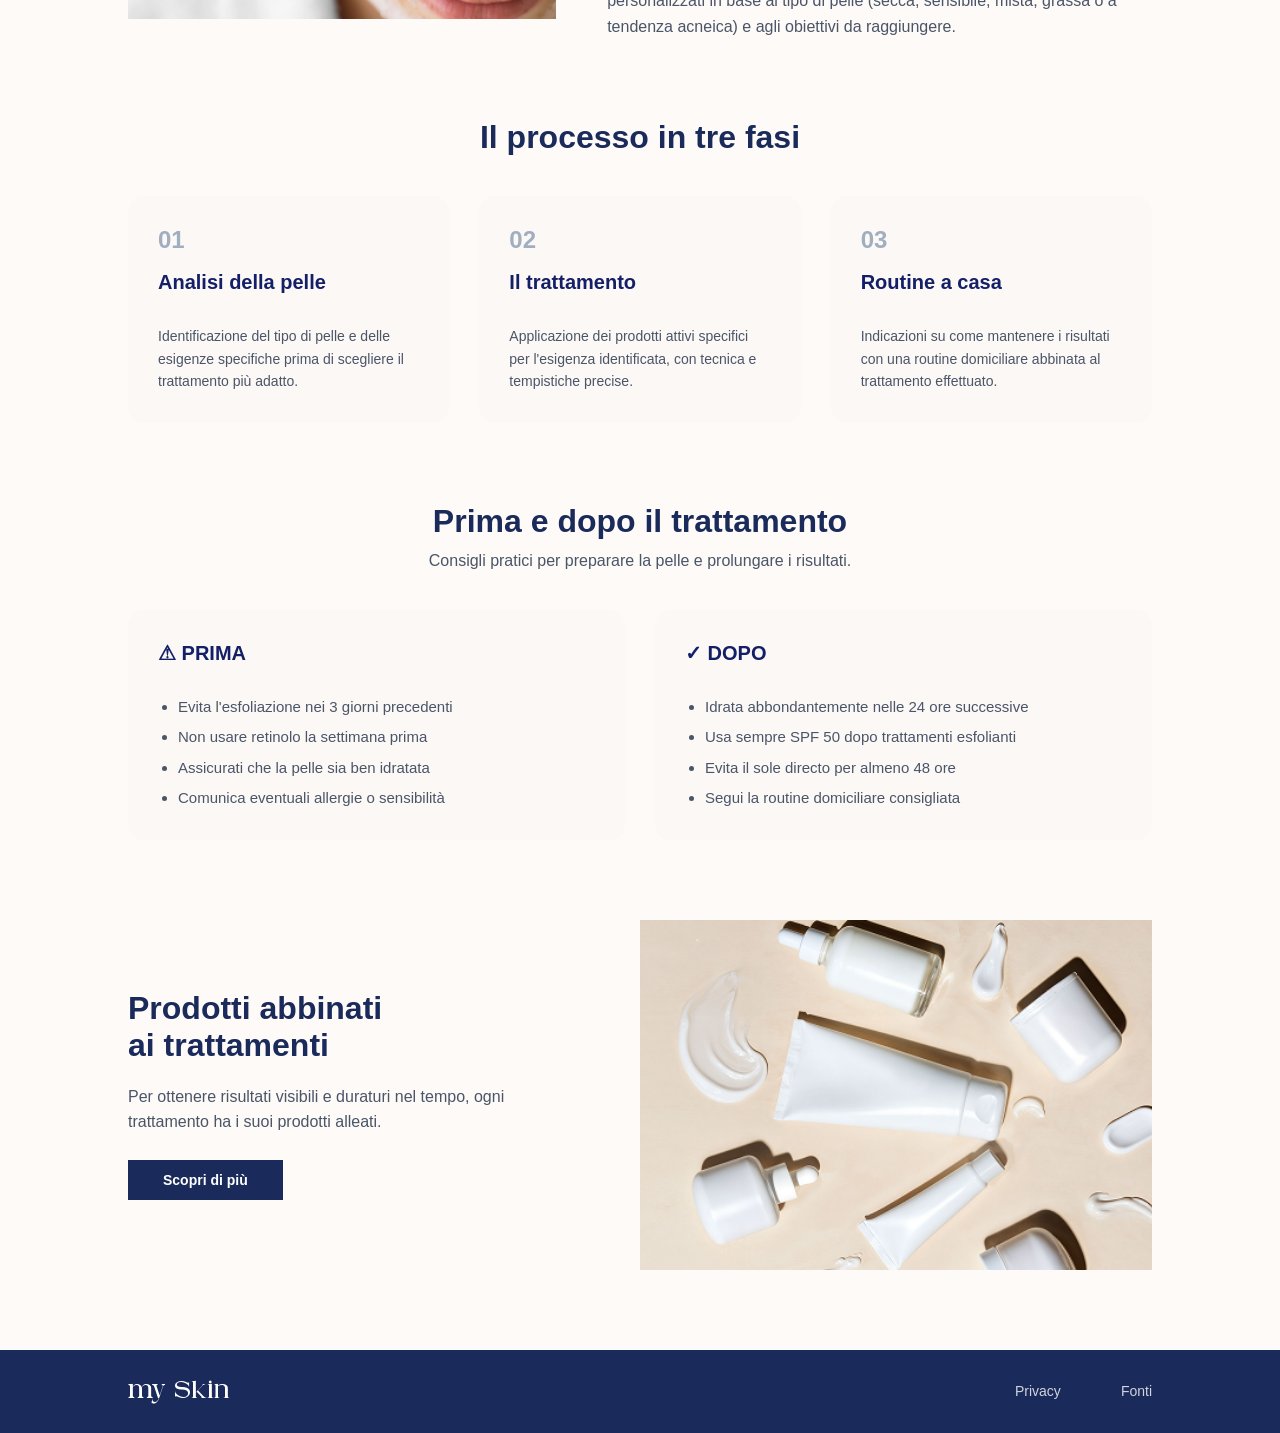
<file: trattamentiviso.html>
<!DOCTYPE html>
<html lang="it">
<head>
    <meta charset="UTF-8">
    <meta name="viewport" content="width=device-width, initial-scale=1.0">
    <title>Skincare Base - my Skin</title>
    <link rel="stylesheet" href="style.css">
</head>
<body>

    <nav>
        <div class="nomesito"> 
            <a href="index.html">my Skin</a> 
        </div> 
        <ul class="nav-links">
            <li class="dropdown">
                <a href="skincarebase.html">Skincare base</a>
                <ul class="dropdown-menu">
                    <li><a href="pellenormale.html">Skincare routine pelle normale</a></li>
                    <li><a href="pellemista.html">Skincare routine pelle mista</a></li>
                    <li><a href="pellegrassa.html">Skincare routine pelle grassa</a></li>
                    <li><a href="pellesecca.html">Skincare routine pelle secca</a></li>
                    <li><a href="pellesensibile.html">Skincare routine pelle sensibile</a></li>
                    <li><a href="pelleacneica.html">Skincare routine pelle acneica</a></li>
                </ul>
            </li>
            <li><a href="trattamentiviso.html" class="active">Trattamenti viso</a></li>
            <li><a href="prodotti.html">Prodotti</a></li>
            <li><a href="erroricomuni.html">Errori comuni</a></li>
        </ul> 
    </nav>
    
    <main>
        <section class="hero">
            <div class="hero-text">
                <h1>Trattamenti viso</h1>
                <h4>Dall'idratazione profonda all'anti-età:
                    <br>scopri i trattamenti più efficaci per ogni esigenza cutanea.</h4>
            </div>
            <img src="foto1.png" class="img" alt="Applicazione siero viso">
        </section>

        <section class="intro">
            <p>I trattamenti viso sono procedure specifiche che agiscono in profondità 
            <br> per risolvere esigenze cutanee particolari: dall'idratazione intensa, al rinnovamento cellulare, fino al controllo del sebo.
               <br>I trattamenti si effettuano con cadenza settimanale o mensile e usano concentrazioni più elevate di principi attivi.</p>
        </section>

        <section class="storiahome">
            <div class="header-storia-centrato">
                <h2>I quattro trattamenti principali</h2>
            </div>

            <div class="card-container-trattamenti">
                <div class="card-storia">
                    <span class="numero">01 <span class="icon-sub"></span></span>
                    <h3>Idratazione profonda</h3>
                    <p>Ripristina il livello ottimale di idratazione con maschere e sieri a base di acido ialuronico e ceramidi.<br><br><strong>Consigliato per:</strong> Pelle secca o disidratata.</p>
                </div>
                <div class="card-storia">
                    <span class="numero">02 <span class="icon-sub"></span></span>
                    <h3>Anti-età</h3>
                    <p>Protegge la pelle dai danni causati dai raggi UV, prevenendo macchie e invecchiamento precoce.<br><br><strong>Consigliato per:</strong> Tutti i tipi di pelle, da applicare ogni mattina.</p>
                </div>
                <div class="card-storia">
                    <span class="numero">03 <span class="icon-sub"></span></span>
                    <h3>Purificante</h3>
                    <p>Sigilla l'idratazione e mantiene la pelle morbida ed elastica per tutta la giornata.<br><br><strong>Consigliato per:</strong> Pelle normale o secca.</p>
                </div>
                <div class="card-storia">
                    <span class="numero">04 <span class="icon-sub"></span></span>
                    <h3>Illuminante</h3>
                    <p>Sigilla l'idratazione e mantiene la pelle morbida ed elastica per tutta la giornata.<br><br><strong>Consigliato per:</strong> Pelle normale o secca.</p>
                </div>
            </div>
        </section>

        <section class="home">
            <img src="img2.png" class="img" alt="Dettaglio texture pelle">
            
            <div class="toplist-trattamenti">
                <h2>A cosa servono i trattamenti viso</h2>
                
                <div class="gruppo-elenco-trattamenti">
                    <p>I trattamenti viso possono avere diversi obiettivi, a seconda delle esigenze della pelle. Possono aiutare a:</p>
                    <ul class="detail-list-trattamenti">
                        <li>Purificare e detossinare la pelle</li>
                        <li>Idratare e nutrire in profondità</li>
                        <li>Ridurre impurità e imperfezioni</li>
                        <li>Migliorare tono ed elasticità</li>
                        <li>Illuminare l’incarnato</li>
                        <li>Contrastare i segni del tempo</li>
                    </ul>
                </div>
                
                <p>Ogni pelle è diversa e per questo i trattamenti vengono spesso personalizzati in base al tipo di pelle 
                   (secca, sensibile, mista, grassa o a tendenza acneica) e agli obiettivi da raggiungere.</p>
            </div>
        </section>


        <section class="storiahome">
            <div class="header-storia-centrato">
                <h2>Il processo in tre fasi</h2>
            </div>

            <div class="card-container-numerati">
                <div class="card-storia">
                    <span class="numero">01 <span class="icon-sub"></span></span>
                    <h3>Analisi della pelle</h3>
                    <p>Identificazione del tipo di pelle e delle esigenze specifiche prima di scegliere il trattamento più adatto.</p>
                </div>
                <div class="card-storia">
                    <span class="numero">02 <span class="icon-sub"></span></span>
                    <h3>Il trattamento</h3>
                    <p>Applicazione dei prodotti attivi specifici per l'esigenza identificata, con tecnica e tempistiche precise.</p>
                </div>
                <div class="card-storia">
                    <span class="numero">03 <span class="icon-sub"></span></span>
                    <h3>Routine a casa</h3>
                    <p>Indicazioni su come mantenere i risultati con una routine domiciliare abbinata al trattamento effettuato.</p>
                </div>
            </div>
        </section>

        <section class="storiahome"> 
            <div class="header-storia-centrato"> 
                <h2>Prima e dopo il trattamento</h2> 
                <h3>Consigli pratici per preparare la pelle e prolungare i risultati.</h3> 
            </div> 

            <div class="card-container-trattamenti-bicolonna"> 
                <div class="card-storia"> 
                    <h3>⚠ PRIMA</h3> 
                    <ul class="lista-prima-dopo">
                        <li>Evita l'esfoliazione nei 3 giorni precedenti</li>
                        <li>Non usare retinolo la settimana prima</li>
                        <li>Assicurati che la pelle sia ben idratata</li>
                        <li>Comunica eventuali allergie o sensibilità</li>
                    </ul>
                </div> 

                <div class="card-storia"> 
                    <h3>✓ DOPO</h3> 
                    <ul class="lista-prima-dopo">
                        <li>Idrata abbondantemente nelle 24 ore successive</li>
                        <li>Usa sempre SPF 50 dopo trattamenti esfolianti</li>
                        <li>Evita il sole directo per almeno 48 ore</li>
                        <li>Segui la routine domiciliare consigliata</li>
                    </ul>
                </div> 
            </div> 
        </section>

       <section class="home">
            <div class="toplist-trattamenti">
                <h2>Prodotti abbinati<br>ai trattamenti</h2>
                <p>Per ottenere risultati visibili e duraturi nel tempo, ogni trattamento ha i suoi prodotti alleati.</p>
                <a href="prodotti.html"><button class="button">Scopri di più</button></a>
            </div>
            <img src="20.png" class="img" alt="Boccette e creme skincare">
        </section>

        <footer>
            <div class="logo">
                <a href="index.html">my Skin</a>
            </div>
            <div class="nav-links">
                <a href="#">Privacy</a>
                <a href="#">Fonti</a>
            </div>
        </footer>
    </main>
</body>
</html>
</file>
<file: style.css>
* {
    margin: 0;
    padding: 0;
    box-sizing: border-box;
}

@font-face {
    font-family: 'Chetta Vissto';
    src: url('ChettaVissto.ttf') format('truetype');
    font-weight: normal;
    font-style: normal;
    font-display: swap;
    }

body {
    font-family: 'Inter', sans-serif;
    background-color: #fdfaf7; 
    display: flex;
    flex-direction: column;
    min-height: 100vh; 
}

h1, h2, h3 {
    font-family: 'Inter', sans-serif;
}

.nomesito a, .nomesito, 
.logo a,
.hero-text h1 {
    font-family: 'Chetta Vissto', sans-serif !important;
}


nav {
    display: flex;
    justify-content: space-between; 
    align-items: center;            
    padding: 30px 10%;              
    background-color: #ffffff;      
}

.nomesito a {
    font-size: 24px;
    font-weight: 700;
    color: #131F67;                
    text-decoration: none;
    letter-spacing: 0.5px;
}

.nav-links {
    display: flex;
    gap: 30px;                      
    list-style: none;
}

.nav-links a {
    font-size: 16px;
    color: #131F67;                 
    text-decoration: none;
    font-family: 'Inter', sans-serif;
    font-weight: 500;
    transition: color 0.3s ease;
}

.nav-links a:hover {
    color: #c48b71;                 
}

.nav-links a.active {
    color: #ab775f;            
    font-weight: 700;          
    border-bottom: 2px solid #c48b71; 
    padding-bottom: 4px;       
}

.nav-links .dropdown {
    position: relative;
}

.nav-links .dropdown-menu {
    display: none;                  
    position: absolute;             
    top: 100%;                      
    left: 50%;
    transform: translateX(-50%);    
    list-style: none;    
    padding: 10px 0;
    margin-top: 15px;  
    min-width: 220px;               
    background: rgba(252, 239, 231, 0.75); 
    border: 1px solid rgba(255, 255, 255, 0.4); 
    border-radius: 12px;
    backdrop-filter: blur(10px); 
    -webkit-backdrop-filter: blur(10px);
    box-shadow: 0px 8px 24px rgba(19, 31, 103, 0.15); 
    z-index: 9999;
}

.nav-links .dropdown-menu li {
    display: block;
    width: 100%;
}

.nav-links .dropdown-menu a {
    color: #131F67; 
    font-weight: 500;
    font-size: 0.95rem;
    padding: 12px 25px;
    display: block;       
    text-align: left;   
    text-decoration: none;
    white-space: nowrap;
    transition: background 0.2s ease, color 0.2s ease;
}

.nav-links .dropdown-menu a:hover {
    background: rgba(255, 255, 255, 0.4); 
    color: #AB775F; 
}

.nav-links .dropdown:hover .dropdown-menu {
    display: block;
}

.nav-links .dropdown-menu::before {
    content: '';
    position: absolute;
    top: -15px;
    left: 0;
    width: 100%;
    height: 15px;
}


main {
    display: block;
    flex: 1; 
}

.hero, .intro, .cardhome, .home, .storiahome, .tipi-pelle-sezione {
    padding-left: 10%;
    padding-right: 10%;
    margin-bottom: 80px;
}

.hero {
    display: flex;
    background-color: #fcefe6; 
    align-items: center;
    padding-top: 0px;
    padding-bottom: 0px;
    gap: 5%;
}

.hero-text {
    flex: 1;
}

.hero-text h1 {
    font-size: 48px;
    color: #1a2a5a;
    line-height: 1.2;
    margin-bottom: 20px;
}

.hero-text h4 {
    font-size: 18px;
    font-family: 'DM Sans', sans-serif;
    font-weight: 400;
    color: #4a5568;
    line-height: 1.6;
}

.hero .img {
    flex: 1;
    max-width: 50%;
    height: auto;
    object-fit: cover;
}

.intro {
    max-width: 70%; 
}

.intro p {
    font-size: 20px;
    line-height: 1.6;
    color: #1a2a5a;
}

.cardhome h2 {
    color: #1a2a5a;
    font-size: 28px;
    margin-bottom: 40px;
}

.card-container {
    display: grid;
    grid-template-columns: repeat(4, 1fr);
    gap: 20px;
}

.card1 {
    background-color: #f9f5f0; 
    padding: 30px 24px;       
    border-radius: 16px;      
    display: flex;
    flex-direction: column;
    align-items: flex-start;  
    text-align: left;
    text-decoration: none; 
    transition: transform 0.2s ease, background-color 0.2s ease; 
}

.card1:hover, .card-pelle:hover {
    background-color: #f5ede4; 
    transform: translateY(-4px); 
}

.card-pelle {
    background-color: #f9f5f0; 
    padding: 25px 20px;
    border-radius: 12px;
    display: flex;
    flex-direction: column;
    gap: 8px;
    text-align: left;
    transition: transform 0.2s ease, background-color 0.2s ease;
}

.card-icon {
    margin-bottom: 20px;      
    display: flex;
}

.card-icon img {
    width: 45px;              
    height: 45px;
    object-fit: contain;
}

.card-text {
    display: flex;
    flex-direction: column;
    gap: 10px;                
    width: 100%;
}

.card1 h3 {
    font-size: 18px;
    color: #131F67;           
    font-weight: 700;
    line-height: 1.2;
    margin: 0;                
}

.card1 p {
    font-size: 14px;
    color: #4a5568;           
    line-height: 1.5;
    margin: 0;
}

.home {
    display: flex;
    gap: 5%;
    align-items: center;
}

.toplist {
    flex: 1;
}

.toplist h2 {
    font-size: 32px;
    color: #1a2a5a;
    margin-bottom: 20px;
}

.toplist p {
    font-size: 16px;
    color: #4a5568;
    margin-bottom: 20px;
}

.img {
    flex: 1;
    width: 50%;
    height: 350px;
    display: block;
    object-fit: cover;
}

.imgfinale {
    width: 100%;
    height: 350px;
    display: block;
    object-fit: cover;
}

.tipi-pelle-sezione {
    width: 100%;
    clear: both;
}

.tipi-pelle-grid {
    display: grid;
    grid-template-columns: repeat(3, 1fr); 
    gap: 20px;
    width: 100%;
}

.num-pelle {
    font-size: 20px;
    font-weight: 700;
    color: #a0aec0; 
}

.pelle-link {
    font-size: 15px;
    font-weight: 700;
    color: #131F67;
    text-decoration: none; 
    line-height: 1.3;
}

.pelle-link:hover {
    color: #c48b71;
    text-decoration: none; 
}

.card-pelle p {
    font-size: 13px;
    color: #718096;
    margin: 0; 
    line-height: 1.4;
}

.button {
    display: inline-block;
    background-color: #1a2a5a;
    color: #ffffff;
    border: none;
    padding: 12px 35px;
    text-decoration: none;
    font-size: 14px;
    font-weight: bold;
    font-family: 'DM Sans', sans-serif;
    cursor: pointer;
    transition: background-color 0.3s ease;
    margin-top: 25px; 
}

.button:hover {
    background-color: #c48b71;
}

.itinerary-list {
    list-style-type: initial;
    padding-left: 20px;
    margin-bottom: 30px; 
    color: #4a5568;
}


.header-storia {
    display: flex;
    justify-content: space-between;
    align-items: center;
    border-bottom: 1px solid #e2e8f0; 
    padding-bottom: 20px;
    margin-bottom: 40px;
}

.header-storia h2 {
    font-size: 32px;
    color: #1a2a5a;
    max-width: 60%;
}

.card-container-numerati {
    display: grid;
    grid-template-columns: repeat(3, 1fr);
    gap: 30px;
    margin-bottom: 40px;
}

.card-container-trattamenti {
    display: grid;
    grid-template-columns: repeat(4, 1fr); 
    gap: 30px;
    margin-bottom: 40px;
}

.card-storia {
    background-color: #fcf8f5;
    padding: 30px;
    border-radius: 16px;
    display: flex;
    flex-direction: column;
    gap: 15px;
}

.numero {
    font-size: 24px;
    color: #a0aec0;
    font-family: Arial, sans-serif;
    font-weight: bold;
}

.card-storia h3 {
    font-size: 18px;
    color: #1a2a5a;
    line-height: 1.3;
}

.card-storia p {
    font-size: 14px;
    color: #4a5568;
    line-height: 1.6;
}

.detail-list-acneica { 
    font-size: 14px;
    color: #4a5568;
    line-height: 1.6;
    padding-left: 15px;       
    margin-top: 5px;    
    margin-bottom: 0;   
}

.detail-list-acneica li {
    margin-top: 2px !important;
    margin-bottom: 2px !important;
    padding: 0 !important;
    line-height: 1.6;
}

/* Elenco puntato interno alle card (Es: Card 03) */
.lista-card-interna {
    list-style-type: disc;
    padding-left: 20px;
    display: flex;
    flex-direction: column;
    gap: 4px;
}

.lista-card-interna li {
    font-size: 14px;
    color: #4a5568;
    line-height: 1.5;
}

/* ==========================================================================
   STRUTTURA TITOLI CENTRATI (Risolto bug sovrapposizione Desktop)
   ========================================================================== */
.header-storia-centrato {
    display: flex;
    flex-direction: column; 
    align-items: center;    
    text-align: center;
    width: 100%;
    margin-bottom: 40px;
    gap: 12px; /* Crea spazio automatico tra H2 e H3 senza collassi */
}

.header-storia-centrato h2 {
    font-size: 32px;
    color: #1a2a5a;
    margin: 0;
    padding: 0;
}

.header-storia-centrato h3 {
    font-size: 16px;
    color: #4a5568;
    font-weight: 400;
    margin: 0;
    padding: 0;
}

.card-container-trattamenti-bicolonna {
    display: grid;
    grid-template-columns: repeat(2, 1fr);
    gap: 30px;
    margin-bottom: 40px;
}

.card-storia h3 {
    margin-bottom: 15px;
    font-size: 20px;
    color: #131F67;
}

.lista-prima-dopo {
    list-style-type: disc;
    padding-left: 20px;
    display: flex;
    flex-direction: column;
    gap: 8px; 
}

.lista-prima-dopo li {
    font-size: 15px;
    color: #4a5568;
    line-height: 1.5;
}

.icon-sub {
    font-size: 20px;
    margin-left: 5px;
    vertical-align: middle;
}

/* --- FOOTER --- */
footer {
    background-color: #1a2a5a; 
    padding: 30px 10%;
    display: flex;
    justify-content: space-between;
    align-items: center;
    width: 100%;
    margin-top: auto; 
}

footer .logo a {
    color: #ffffff;
    font-size: 24px;
    text-decoration: none;
}

footer .nav-links a {
    color: #ffffff;
    text-decoration: none;
    margin-left: 30px;
    font-size: 14px;
    opacity: 0.8;
    transition: opacity 0.3s;
}

footer .nav-links a:hover {
    opacity: 1;
}

body.detail-page {
    background-color: #fcefe7; 
}

.detail-hero {
    display: flex;
    padding: 60px 10%;
    align-items: center;
    gap: 8%;
}

.detail-hero-img {
    flex: 1;
}

.detail-hero-img img {
    width: 100%;
    max-height: 400px;
    object-fit: cover;
    border-radius: 4px;
}

.detail-hero-text {
    flex: 1.2;
}

.detail-hero-text h1 {
    font-family: 'Chetta Vissto', sans-serif !important;
    font-size: 54px;
    color: #131F67;
    margin-bottom: 25px;
}

.detail-hero-text p {
    font-size: 16px;
    color: #4a5568;
    line-height: 1.7;
    margin-bottom: 20px;
}

.scelte-sezione, .consigli-sezione {
    padding: 0 10%;
    margin-bottom: 60px;
}

.scelte-sezione h2, .consigli-sezione h2 {
    font-family: 'Inter', sans-serif;
    font-size: 28px;
    color: #131F67;
    margin-bottom: 40px;
}

.detail-list {
    list-style-type: initial;
    padding-left: 20px;
    margin-top: 10px;
    display: flex;
    flex-direction: column;
    gap: 8px;
}

.detail-list li {
    font-size: 13px;
    color: #4a5568;
    line-height: 1.4;
}

.toplist-trattamenti p, 
.toplist-trattamenti .detail-list-trattamenti li {
    font-size: 16px;
    color: #4a5568;
    line-height: 1.6; 
}

.toplist-trattamenti h2 {
    font-size: 32px;
    color: #1a2a5a;
    margin-bottom: 20px;
}

.toplist-trattamenti .detail-list-trattamenti {
    margin-top: 10px;      
    margin-bottom: 12px;   
    padding-left: 20px; 
    display: flex;
    flex-direction: column;
    gap: 6px;              
    list-style-type: initial; 
}

.texture-gallery {
    padding: 0 10%;
    margin-bottom: 80px;
}

.gallery-grid {
    display: grid;
    grid-template-columns: repeat(3, 1fr);
    gap: 25px;
}

.gallery-grid img {
    width: 100%;
    height: 220px;
    object-fit: cover;
    border-radius: 4px;
}

.next-skin-section {
    padding: 0 10%;
    margin-bottom: 100px;
}

.next-skin-box {
    display: flex;
    background-color: transparent;
    align-items: center;
    gap: 5%;
}

.next-text {
    flex: 1.2;
}

.next-text h2 {
    font-family: 'Chetta Vissto', sans-serif !important;
    font-size: 48px;
    color: #131F67;
    margin-bottom: 20px;
}

.next-text p {
    font-size: 16px;
    color: #4a5568;
    line-height: 1.6;
    margin-bottom: 30px;
}

.next-img {
    flex: 1;
}

.next-img img {
    width: 100%;
    height: 280px;
    object-fit: cover;
    border-radius: 4px;
}

.button-dark {
    display: inline-block;
    background-color: #131F67;
    color: #ffffff;
    border: none;
    padding: 12px 30px;
    text-decoration: none;
    font-size: 13px;
    font-weight: bold;
    font-family: 'DM Sans', sans-serif;
    transition: background-color 0.3s ease;
}

.button-dark:hover {
    background-color: #c48b71;
}

/* ==========================================================================
   MEDIA QUERIES (Responsive Smartphone)
   ========================================================================== */
@media screen and (max-width: 768px) {
    .detail-hero {
        flex-direction: column;
        text-align: left; 
        padding: 40px 5%;
        gap: 30px;
    }
    
    .detail-hero-text h1 {
        font-size: 40px;
    }

    .scelte-sezione, .consigli-sezione, .texture-gallery, .next-skin-section {
        padding: 0 5%;
        margin-bottom: 50px;
    }

    .gallery-grid {
        grid-template-columns: 1fr;
        gap: 15px;
    }

    .next-skin-box {
        flex-direction: column-reverse;
        text-align: left;
        gap: 30px;
    }
    
    .next-text h2 {
        font-size: 36px;
    }

    /* ALLINEAMENTO TITOLI A SINISTRA SU MOBILE CON SPAZIATURA PADDING */
    .header-storia-centrato {
        display: flex !important;
        flex-direction: column !important;
        align-items: flex-start !important; 
        text-align: left !important;         
        margin-bottom: 25px;
        width: 100%;
        /* Aggiungiamo il padding così il titolo si allinea perfettamente alle card sottostanti */
        padding-left: 5% !important; 
        padding-right: 5% !important;
        gap: 8px !important;
    }

    .header-storia-centrato h2 {
        font-size: 26px !important; 
        text-align: left !important;
    }

    .header-storia-centrato h3 {
        font-size: 14px !important;
        text-align: left !important;
    }

    /* Gestione sezioni generali mobile */
    .hero, .intro, .cardhome, .home, .storiahome, .tipi-pelle-sezione {
        padding-left: 5%;
        padding-right: 5%;
        margin-bottom: 50px; 
    }

    /* Rimuove l'eccesso di spazio per i titoli che sono già dentro .storiahome */
    .storiahome .header-storia-centrato {
        padding-left: 0 !important;
        padding-right: 0 !important;
    }

    nav {
        flex-direction: column; 
        gap: 15px;
        padding: 20px 5% 10px 5%;
        background-color: transparent; 
    }

    .nav-links {
        font-size: 14px;
        gap: 15px;
        flex-wrap: wrap; 
        justify-content: center;
    }

    .hero {
        flex-direction: column; 
        text-align: left; 
        padding-top: 40px; 
    }

    .hero .img {
        max-width: 100%;
        margin-top: 20px;
    }

    .hero-text h1 {
        font-size: 32px; 
    }

    .intro {
        max-width: 100%; 
    }

    .intro p {
        font-size: 18px;
    }

    .card-container, .tipi-pelle-grid {
        grid-template-columns: 1fr; 
        gap: 20px;
    }

    .card-container-numerati {
        grid-template-columns: 1fr;
        gap: 20px;
    }

    .card-container-trattamenti {
        grid-template-columns: 1fr; 
        gap: 20px;
    }

    .card-container-trattamenti-bicolonna {
        grid-template-columns: 1fr !important; 
        gap: 20px;
    }

    .home {
        flex-direction: column; 
        gap: 30px;
    }

    .home:nth-of-type(odd) {
        flex-direction: column;
    }

    .img {
        width: 100%;
        height: auto; 
        aspect-ratio: 16 / 10; 
    }

    .imgfinale {
        width: 100%;
        height: auto;
        aspect-ratio: 16 / 10; 
        display: block;
    }

    .header-storia {
        flex-direction: column;
        align-items: flex-start; 
        gap: 15px;
    }

    .header-storia h2 {
        max-width: 100%;
        font-size: 26px;
    }

    footer {
        flex-direction: column;
        gap: 20px;
        text-align: center;
        padding: 40px 5%;
    }

    footer .nav-links {
        display: flex;
        flex-direction: row; 
        justify-content: center;
        gap: 20px;
    }

    footer .nav-links a {
        margin: 0; 
    }

    .gallery-grid img {
        height: auto; 
        max-height: 300px; 
        width: 100%;
    }

    .next-img img {
        height: auto; 
        max-height: 240px;
    }
}

@media screen and (max-width: 768px) {
    
    /* ... altre tue regole mobile esistenti ... */

    /* FORZATURA ALLINEAMENTO A SINISTRA SEZIONE FINALE */
    .home {
        display: flex !important;
        flex-direction: column !important; /* Mette prima il testo e sotto l'immagine */
        align-items: flex-start !important; /* Allinea il blocco a sinistra */
        width: 100% !important;
        gap: 20px !important;
    }

    .toplist-trattamenti {
        display: flex !important;
        flex-direction: column !important;
        align-items: flex-start !important; /* Forza titolo, testo e bottone a sinistra */
        text-align: left !important;         /* Evita che i testi restino centrati */
        width: 100% !important;
        padding: 0 !important;              /* Sfrutta il padding già presente in .home */
    }

    .toplist-trattamenti h2 {
        text-align: left !important;
        width: 100% !important;
        margin-left: 0 !important;
        margin-right: auto !important;
    }

    .toplist-trattamenti p {
        text-align: left !important;
        width: 100% !important;
        margin-left: 0 !important;
        margin-right: auto !important;
    }

    /* Rallinea anche il bottone a filo sinistro */
    .toplist-trattamenti .button {
        margin-top: 15px !important;
        margin-left: 0 !important;  /* Rimuove eventuali margini automatici che lo accentrano */
        align-self: flex-start !important; /* Forza il bottone flex a sinistra */
    }

    /* L'immagine sotto il bottone prende tutta la larghezza */
    .home .img {
        width: 100% !important;
        height: auto !important;
        margin-top: 20px !important;
    }
}
</file>
